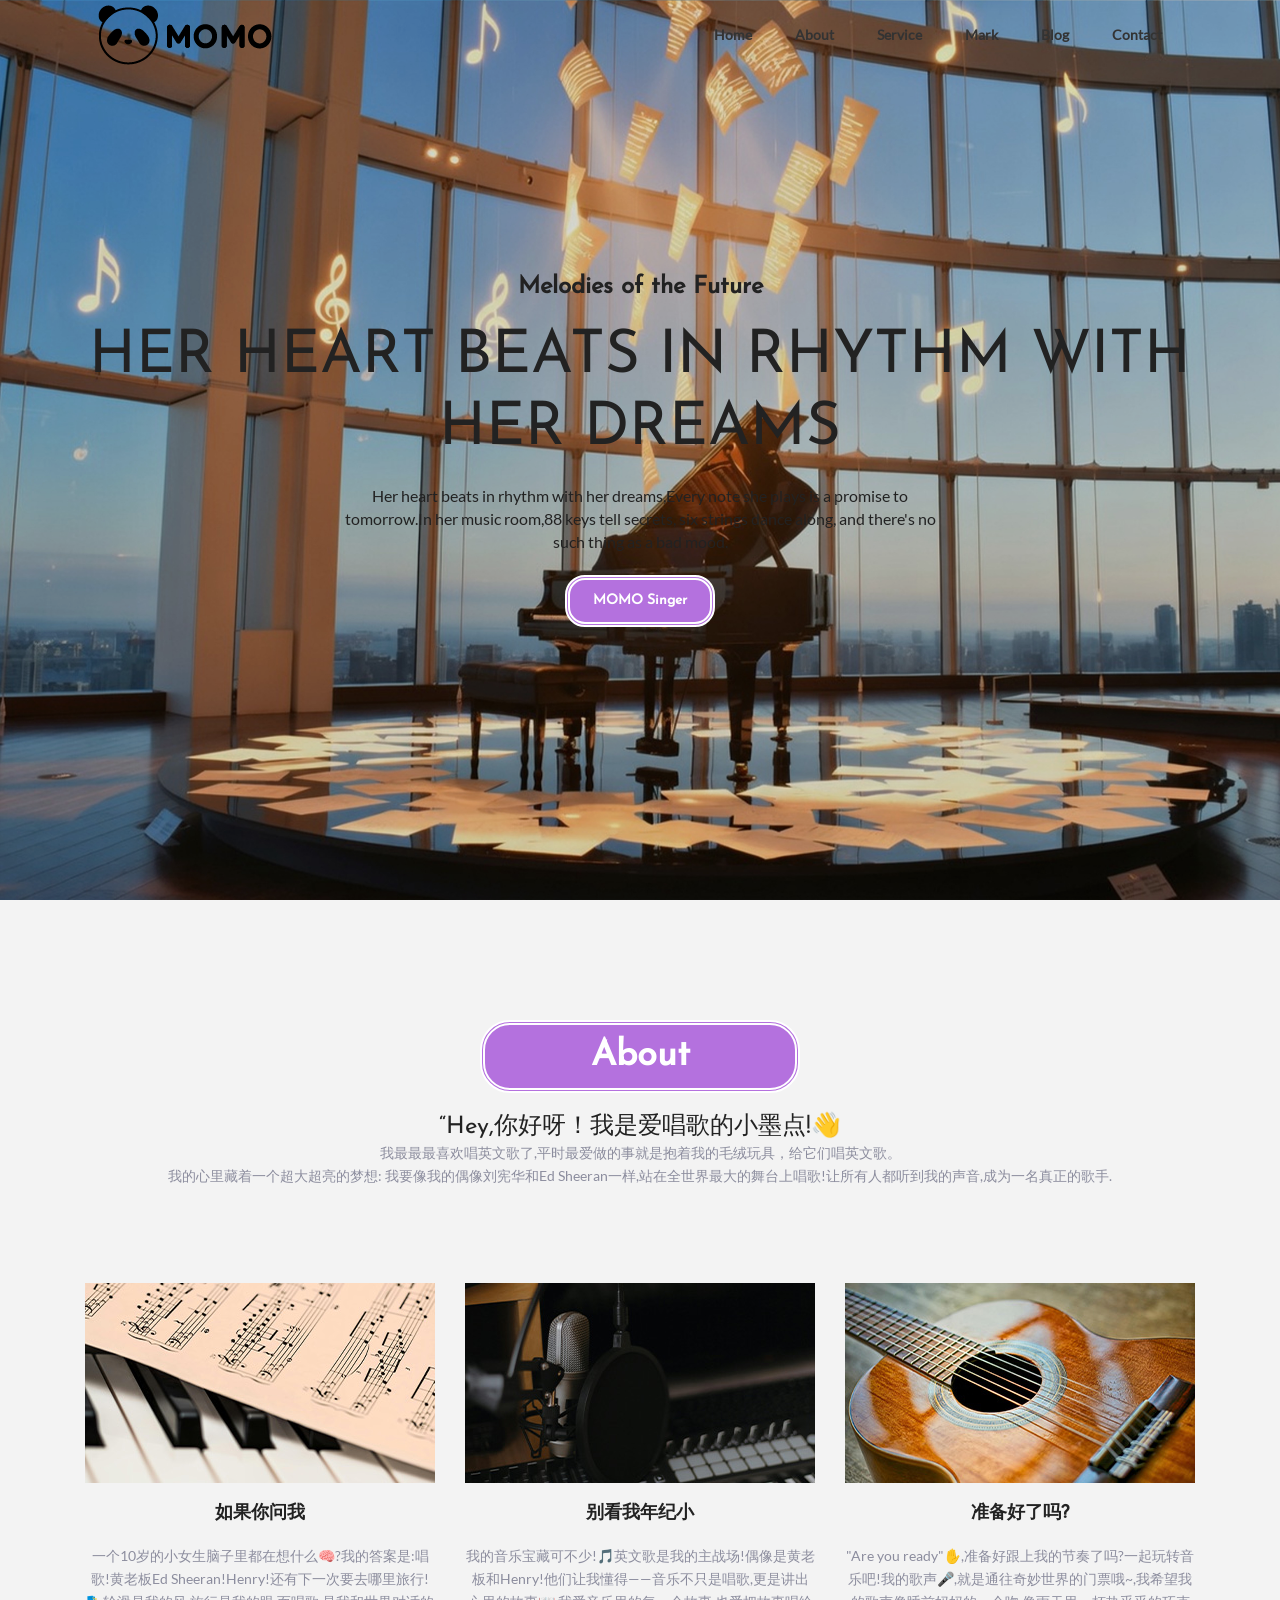
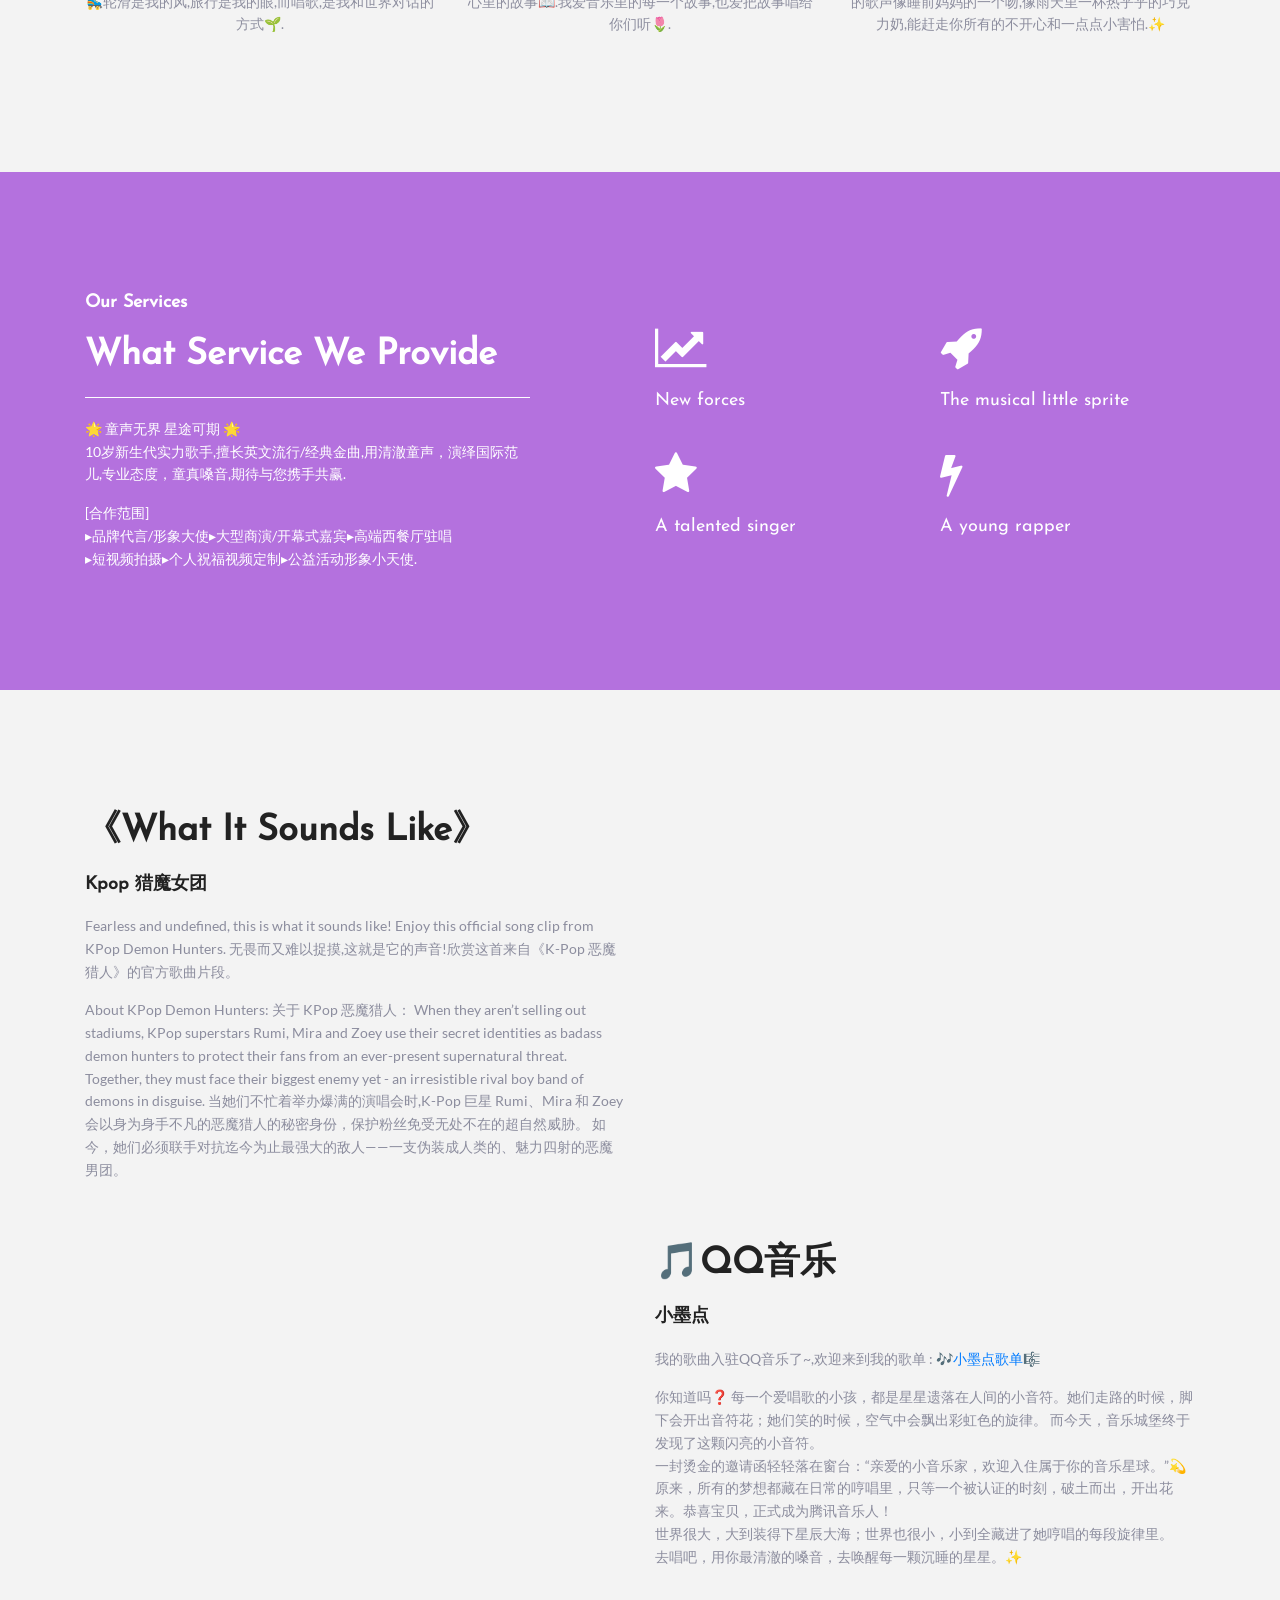
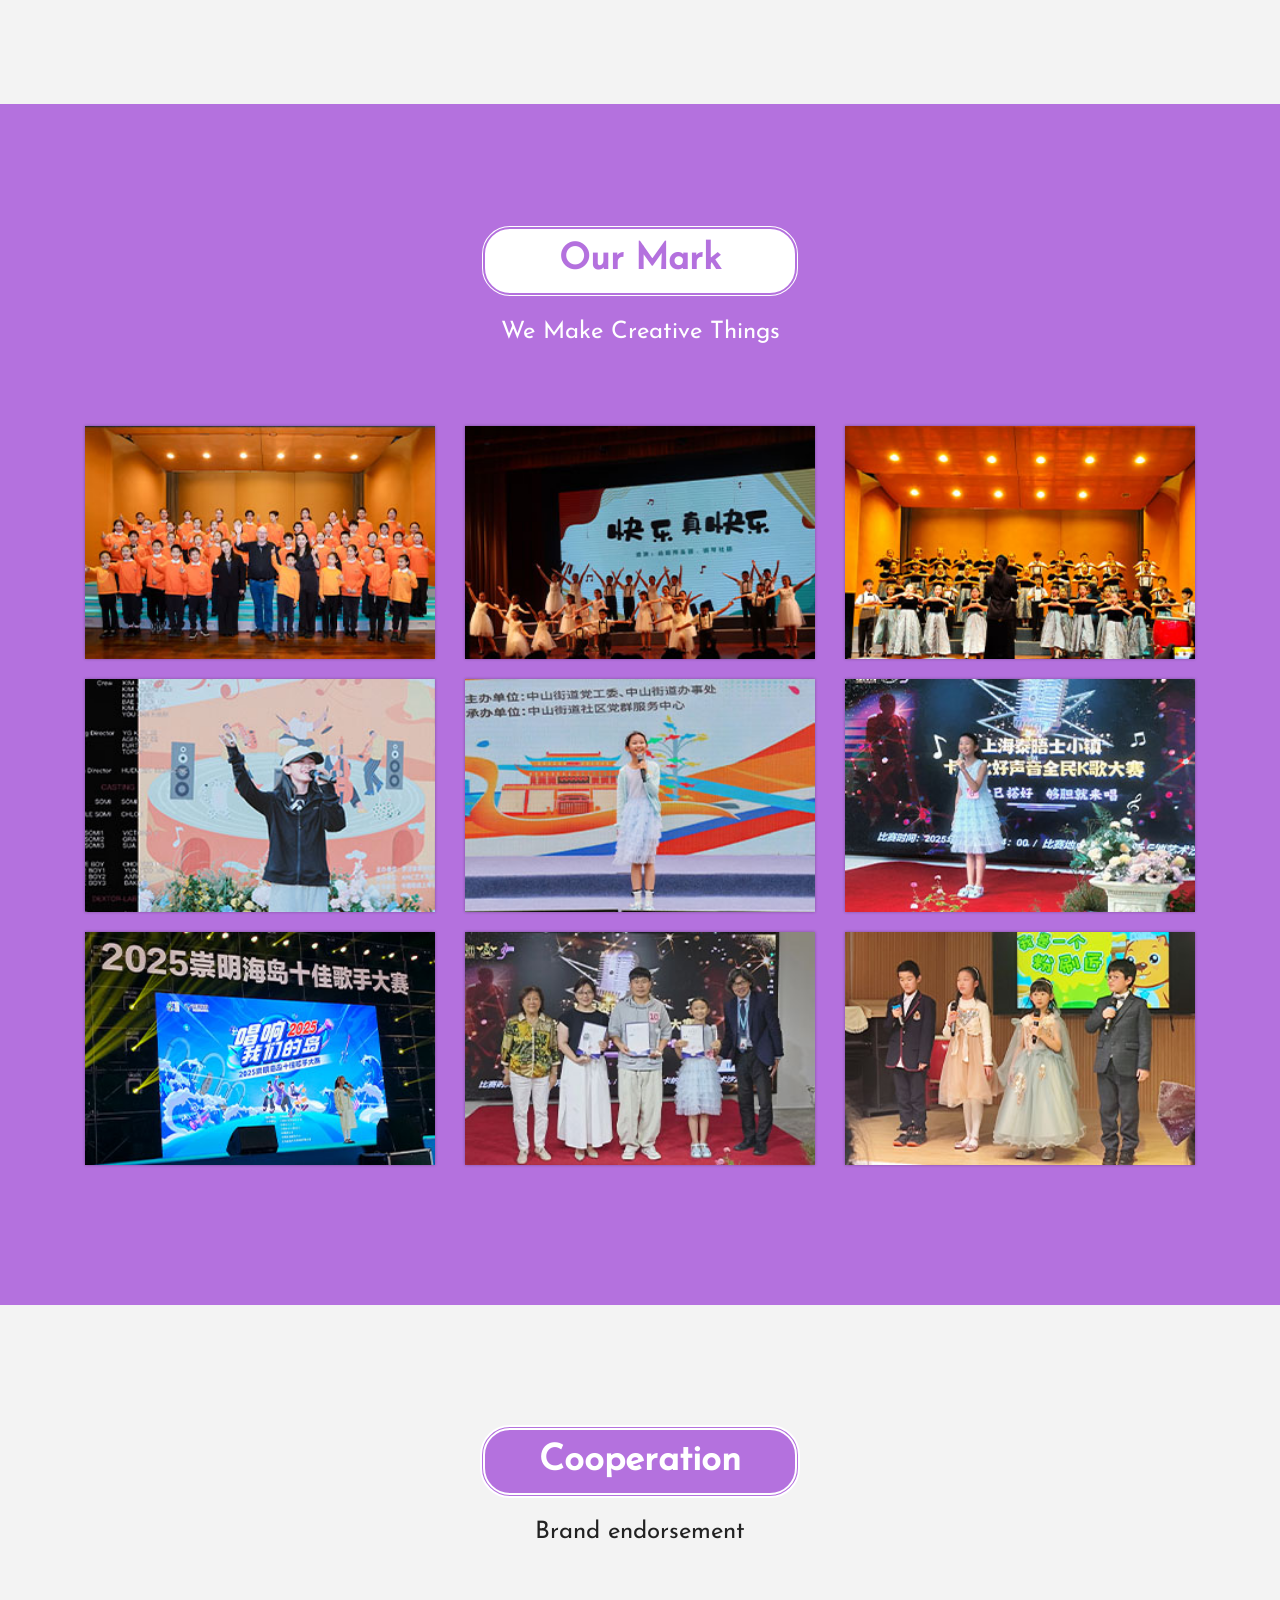
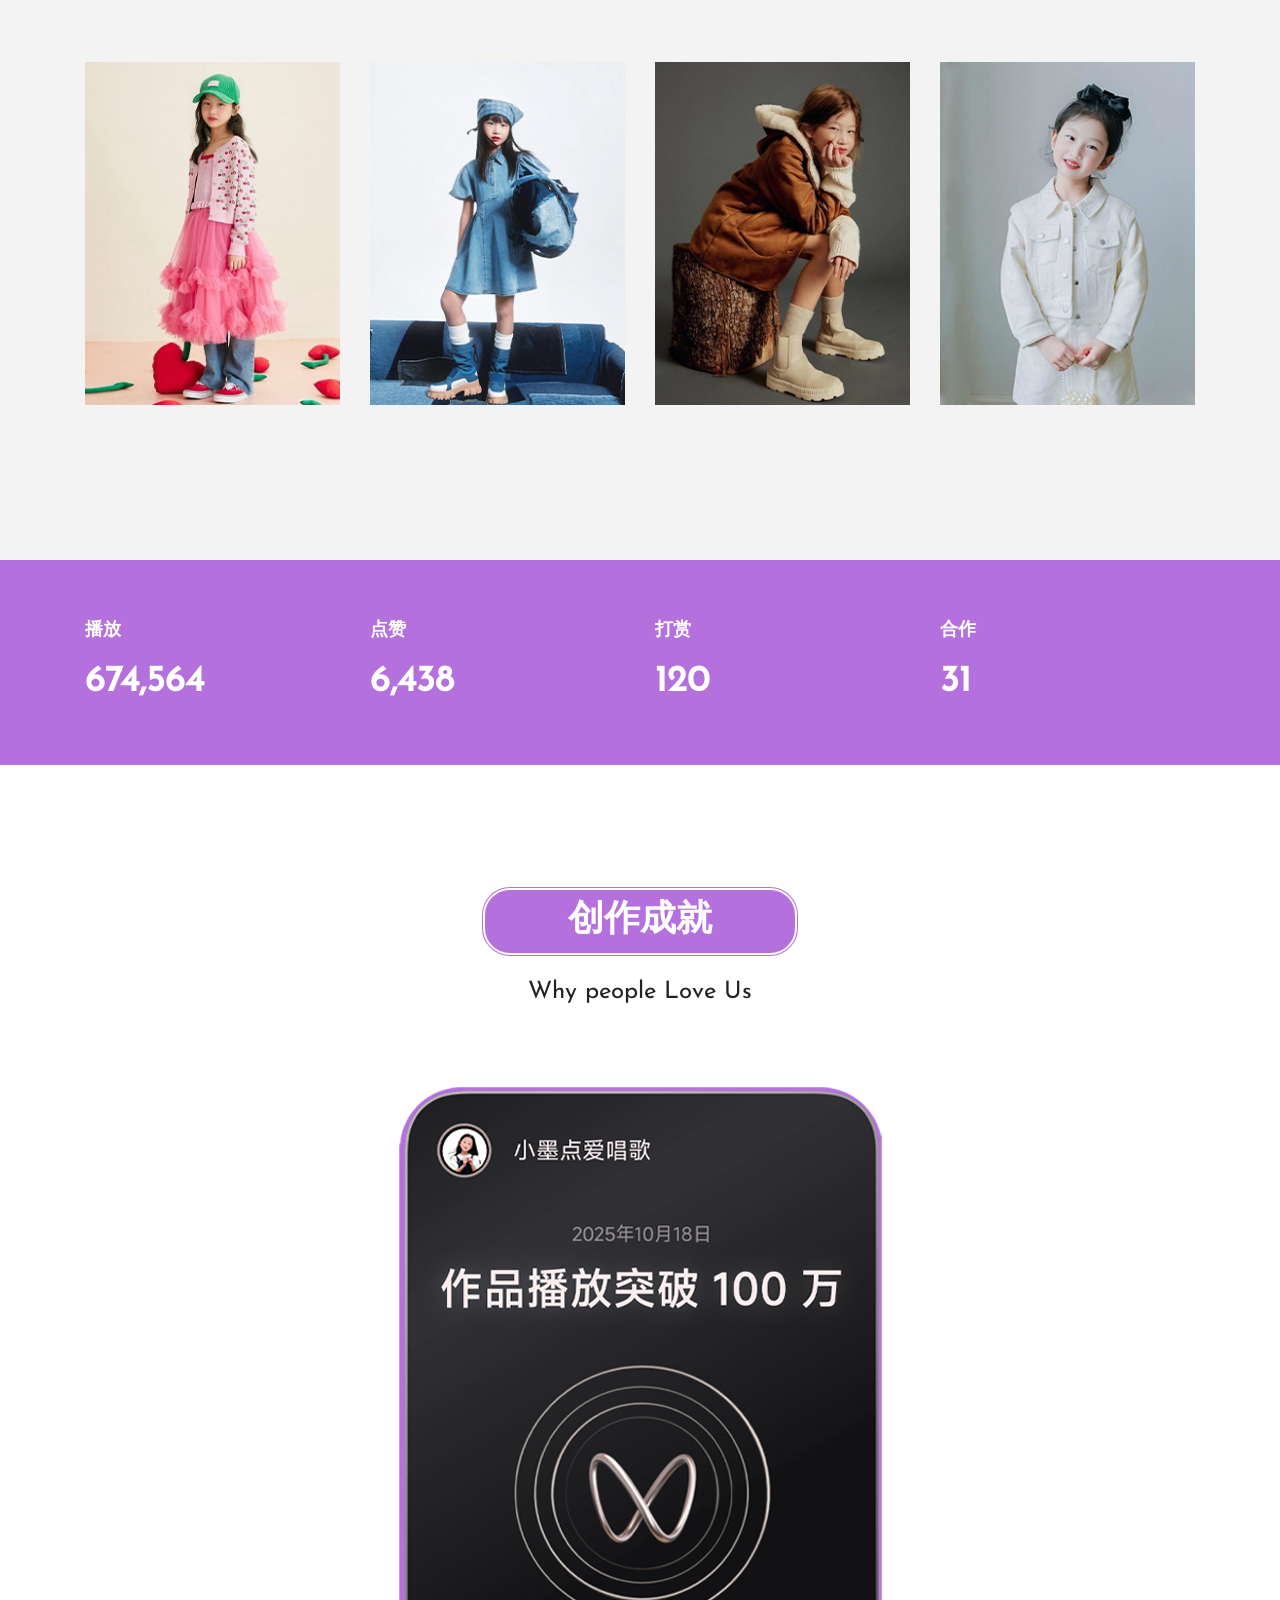
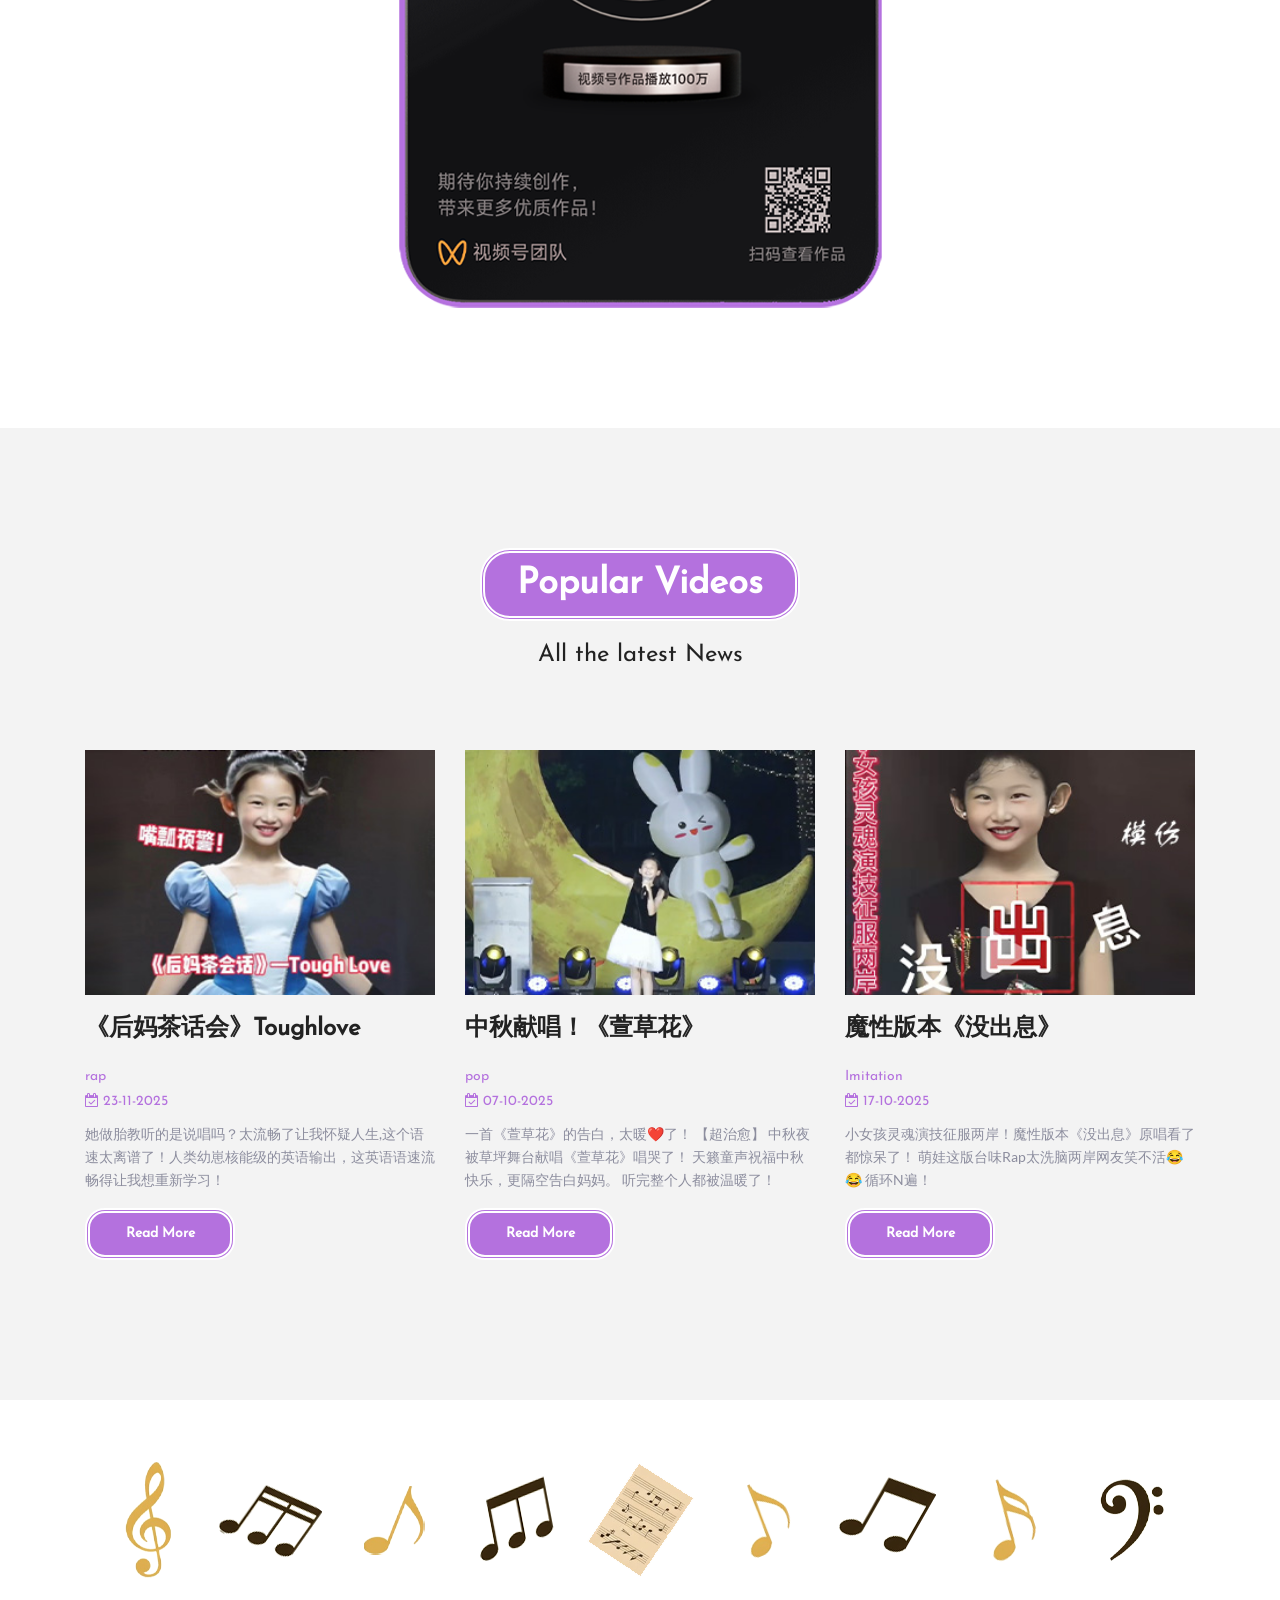
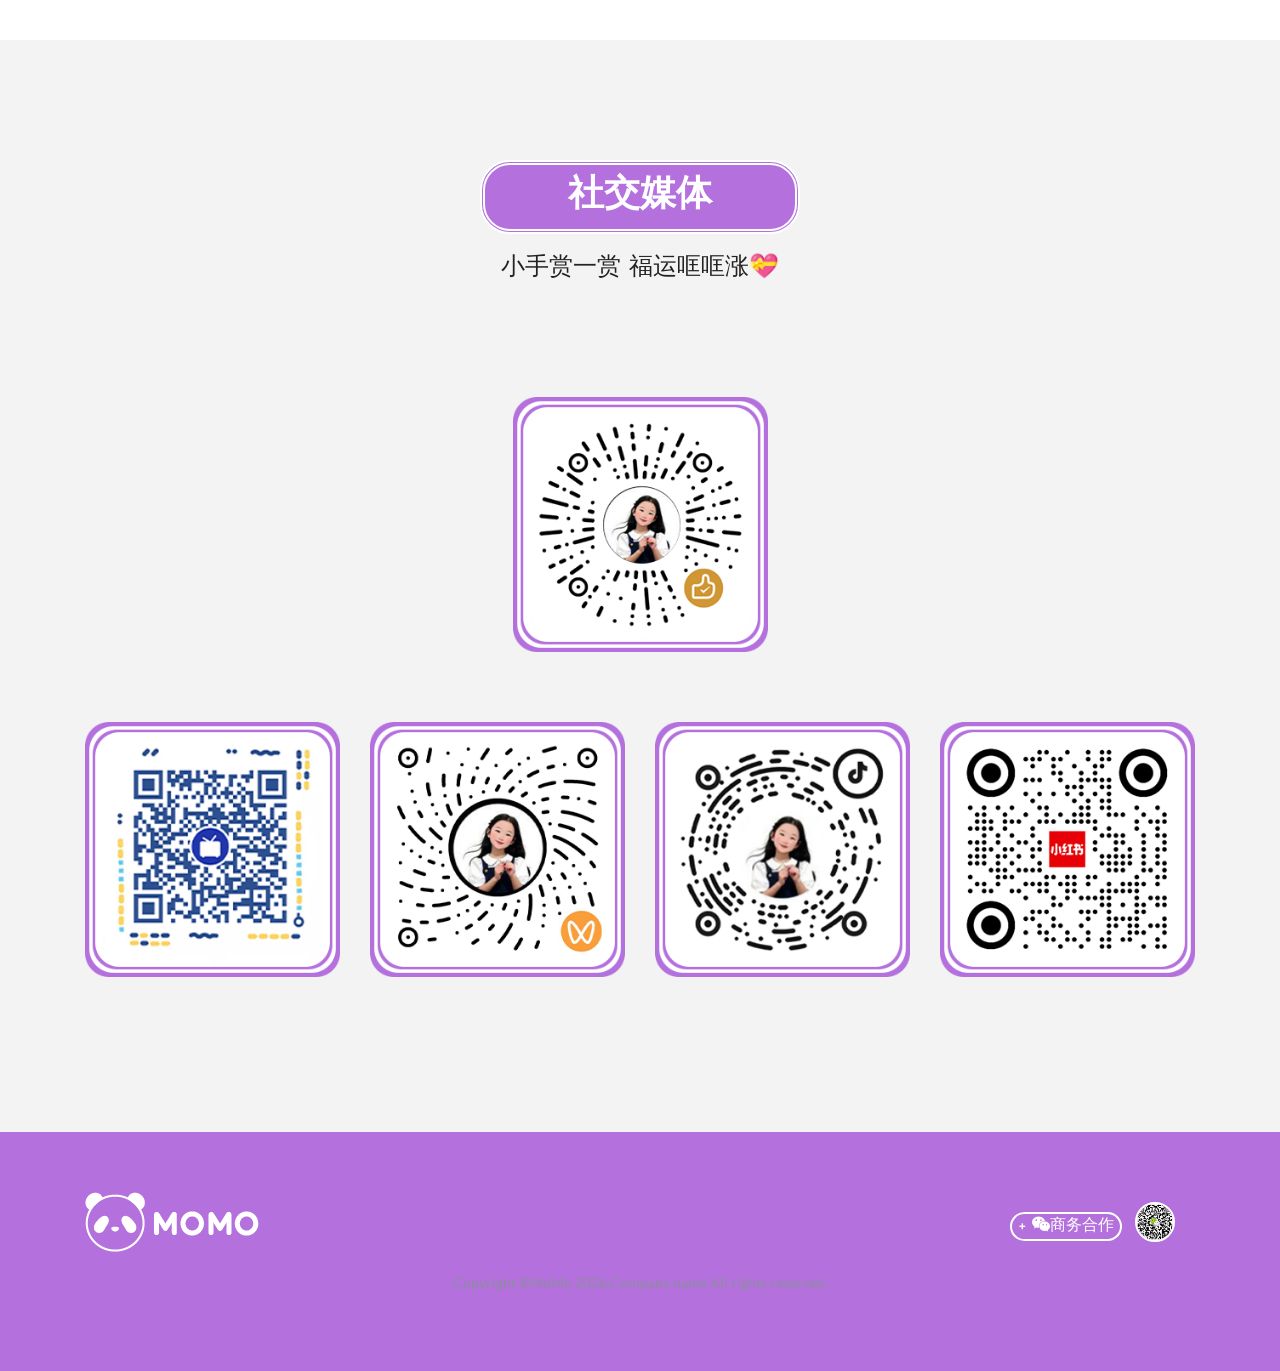
<file: index.html>
<!DOCTYPE html>
<html lang="en" class="no-js">

<head>
    <!-- Mobile Specific Meta -->
    <meta name="viewport" content="width=device-width, initial-scale=1, shrink-to-fit=no">
    <!-- Favicon-->
    <link rel="shortcut icon" href="fav.png">
    <!-- Author Meta -->
    <meta name="author" content="">
    <!-- Meta Description -->
    <meta name="description" content="">
    <!-- Meta Keyword -->
    <meta name="keywords" content="">
    <!-- meta character set -->
    <meta charset="UTF-8">
    <!-- Site Title -->
    <title>MOMO - Melodies of the Future</title>

    <link rel='stylesheet' href='css/JosefinSans.css'>
    <link rel="stylesheet" href="css/Lato.css">
    <link rel="stylesheet" href="css/font-awesome.min.css">
    <link rel="stylesheet" href="css/themify-icons.css">
    <link rel="stylesheet" href="css/bootstrap.min.css">
    <link rel="stylesheet" href="css/animate.css">
    <link rel="stylesheet" href="css/owl.carousel.css">
    <link rel="stylesheet" href="css/owl.transitions.css">
    <link rel="stylesheet" href="css/style.css">
    <link rel="stylesheet" href="css/responsive.css">

</head>

<body>

    <!-- Start preloader -->
    <div id="preloader">
        <div class="pre-container">
            <div class="spinner">
                <div class="double-bounce1"></div>
                <div class="double-bounce2"></div>
            </div>
        </div>
    </div>
    <!-- End Preloader -->

    <!-- Start header section -->
    <header class="header-area" id="header-area">
        <div class="dope-nav-container breakpoint-off">
            <div class="container">
                <div class="row">
                    <!-- dope Menu -->
                    <nav class="dope-navbar justify-content-between" id="dopeNav">
                        <!-- Logo -->
                        <a class="nav-brand" href="index.html">
                            <img src="img/logo.png" alt="momo">
                        </a>
                        <!-- Navbar Toggler -->
                        <div class="dope-navbar-toggler">
                            <span class="navbarToggler">
                                <span></span>
                                <span></span>
                                <span></span>
                            </span>
                        </div>
                        <!-- Menu -->
                        <div class="dope-menu">
                            <!-- close btn -->
                            <div class="dopecloseIcon">
                                <div class="cross-wrap">
                                    <span class="top"></span>
                                    <span class="bottom"></span>
                                </div>
                            </div>
                            <!-- Nav Start -->
                            <div class="dopenav">
                                <ul id="nav">
                                    <li>
                                        <a href="index.html">Home</a>
                                    </li>
                                    <li>
                                        <a href="#about-section">About</a>
                                    </li>
                                    <li>
                                        <a href="#service-section">Service</a>
                                    </li>
                                    <li>
                                        <a href="#work-section">Mark</a>
                                    </li>
                                    <li>
                                        <a href="#blog-section">Blog</a>
                                    </li>
                                    <li>
                                        <a href="#contact-section">Contact</a>
                                    </li>
                                </ul>

                            </div>
                            <!-- Nav End -->
                        </div>
                    </nav>
                </div>
            </div>
        </div>
    </header>
    <!-- Start header section -->

    <!-- Start banner section -->
    <section class="banner-section relative" id="header_section">
        <div class="container ">
            <div class="overlay overlay-bg"></div>
            <div class="row justify-content-center align-items-center fullscreen text-center">
                <div class="col-lg-12">
                    <h3>Melodies of the Future</h3>
                    <h1 class="text-uppercase">Her heart beats in rhythm with her dreams</h1>
                    <p>
                        Her heart beats in rhythm with her dreams,Every note she plays is a promise to tomorrow.In her
                        music room,88 keys tell secrets, six strings dance along, and there's no such thing as a bad
                        mood.
                    </p>
                    <!-- <p>
                        她的心跳与梦想同频，她奏响的每一个音符，都是写给未来的承诺.
                        在她的音乐小天地里,88个琴键会讲悄悄话,六根琴弦会跟着跳舞,而且这里根本没有"坏心情"这回事.
                    </p> -->
                    <div class="action-buttons">
                        <a class="primary-btn black-btn" href="#">MOMO Singer</a>
                    </div>
                </div>
            </div>
        </div>
    </section>
    <!-- End banner section -->

    <!-- Start about section -->
    <section class="about-section section-gap offwhite-bg" id="about-section">
        <div class="container">
            <div class="row">
                <div class="section-title col-lg-12">
                    <h1>About</h1>
                    <h3>“Hey,你好呀！我是爱唱歌的小墨点!👋</h3>
                    <p>我最最最喜欢唱英文歌了,平时最爱做的事就是抱着我的毛绒玩具，给它们唱英文歌。<br>我的心里藏着一个超大超亮的梦想:
                        我要像我的偶像刘宪华和Ed Sheeran一样,站在全世界最大的舞台上唱歌!让所有人都听到我的声音,成为一名真正的歌手.</p>
                </div>
            </div>
            <div class="row justify-content-center">
                <div class="col-lg-4 col-md-6 single-about">
                    <img class="img-fluid" src="img/about1.jpg" alt="">
                    <div class="about-details">
                        <h4>如果你问我</h4>
                        <p>
                            一个10岁的小女生脑子里都在想什么🧠?我的答案是:唱歌!黄老板Ed
                            Sheeran!Henry!还有下一次要去哪里旅行!🛼轮滑是我的风,旅行是我的眼,而唱歌,是我和世界对话的方式🌱.
                        </p>
                    </div>
                </div>
                <div class="col-lg-4 col-md-6 single-about">
                    <img class="img-fluid" src="img/about2.jpg" alt="">
                    <div class="about-details">
                        <h4>别看我年纪小</h4>
                        <p>
                            我的音乐宝藏可不少!🎵英文歌是我的主战场!偶像是黄老板和Henry!他们让我懂得——音乐不只是唱歌,更是讲出心里的故事📖.我爱音乐里的每一个故事,也爱把故事唱给你们听🌷.
                        </p>
                    </div>
                </div>
                <div class="col-lg-4 col-md-6 single-about">
                    <img class="img-fluid" src="img/about3.jpg" alt="">
                    <div class="about-details">
                        <h4>准备好了吗?</h4>
                        <p>
                            "Are you
                            ready"✋️,准备好跟上我的节奏了吗?一起玩转音乐吧!我的歌声🎤,就是通往奇妙世界的门票哦~,我希望我的歌声像睡前妈妈的一个吻,像雨天里一杯热乎乎的巧克力奶,能赶走你所有的不开心和一点点小害怕.✨
                        </p>
                    </div>
                </div>
            </div>
        </div>
    </section>
    <!-- End about section -->

    <!-- Start service section -->
    <section class="service-section section-gap black-bg" id="service-section">
        <div class="container">
            <div class="row align-items-center justify-content-between">
                <div class="col-lg-5 col-md-6 service-left">
                    <h4>Our Services</h4>
                    <h1>What Service we Provide</h1>
                    <p>
                        🌟 童声无界 星途可期 🌟</br>10岁新生代实力歌手,擅长英文流行/经典金曲,用清澈童声，演绎国际范儿,专业态度，童真嗓音,期待与您携手共赢.

                    </p>
                    <p>
                        [合作范围]</br>▸品牌代言/形象大使▸大型商演/开幕式嘉宾▸高端西餐厅驻唱</br>▸短视频拍摄▸个人祝福视频定制▸公益活动形象小天使.
                    </p>
                </div>
                <div class="col-lg-6 col-md-6 service-right">
                    <div class="row">
                        <div class="col-lg-6 col-md-6 col-sm-6">
                            <div class="single-service pb-40">
                                <i class="fa fa-line-chart" aria-hidden="true"></i>
                                <h4>New forces</h4>
                            </div>
                        </div>
                        <div class="col-lg-6 col-md-6 col-sm-6">
                            <div class="single-service pb-40">
                                <i class="fa fa fa-rocket" aria-hidden="true"></i>
                                <h4>The musical little sprite</h4>
                            </div>
                        </div>
                        <div class="col-lg-6 col-md-6 col-sm-6 ">
                            <div class="single-service">
                                <i class="fa fa-star" aria-hidden="true"></i>
                                <h4>A talented singer</h4>
                            </div>
                        </div>
                        <div class="col-lg-6 col-md-6 col-sm-6 ">
                            <div class="single-service">
                                <i class="fa fa-bolt" aria-hidden="true"></i>
                                <h4>A young rapper</h4>
                            </div>
                        </div>
                    </div>
                </div>
            </div>
        </div>
    </section>
    <!-- End service section -->

    <!-- Start description section -->
    <section class="work-section section-gap offwhite-bg">
        <div class="container">
            <div class="row align-items-center">
                <div class="col-lg-6 description-left">
                    <h1 class="pb-20">《What It Sounds Like》</h1>
                    <h4 class="pb-20">Kpop 猎魔女团</h4>
                    <p>
                        Fearless and undefined, this is what it sounds like! Enjoy this official song clip from KPop
                        Demon Hunters.
                        无畏而又难以捉摸,这就是它的声音!欣赏这首来自《K-Pop 恶魔猎人》的官方歌曲片段。
                    </p>
                    <p>
                        About KPop Demon Hunters:
                        关于 KPop 恶魔猎人：
                        When they aren’t selling out stadiums, KPop superstars Rumi, Mira and Zoey use their secret
                        identities as badass demon hunters to protect their fans from an ever-present supernatural
                        threat.
                        Together, they must face their biggest enemy yet - an irresistible rival boy band of demons in
                        disguise.
                        当她们不忙着举办爆满的演唱会时,K-Pop 巨星 Rumi、Mira 和 Zoey 会以身为身手不凡的恶魔猎人的秘密身份，保护粉丝免受无处不在的超自然威胁。
                        如今，她们必须联手对抗迄今为止最强大的敌人——一支伪装成人类的、魅力四射的恶魔男团。
                    </p>
                </div>
                <div class="col-lg-6 description-right">
                    <iframe width="100%" height="315px"
                        src="https://player.bilibili.com/player.html?bvid=BV1SY4tzmESw&poster=1&danmaku=0&autoplay=0"
                        scrolling="no" frameborder="no" frameborder="0" allowfullscreen="true"></iframe>
                </div>
            </div>
            <br></br>
            <div class="row align-items-center">
                <div class="col-lg-6 description-left ">
                    <iframe width="100%" height="68px" src="https://y.qq.com/n2/m/outchain/player/index.html?songid=649846974&autoplay=0"
                    scrolling="no" frameborder="no" frameborder="0" allowfullscreen="true"></iframe>
                    <br></br>
                    <iframe width="100%" height="68px" src="https://y.qq.com/n2/m/outchain/player/index.html?songid=649854465&autoplay=0"
                    scrolling="no" frameborder="no" frameborder="0" allowfullscreen="true"></iframe>
                    <br></br>
                    <iframe width="100%" height="68px" src="https://y.qq.com/n2/m/outchain/player/index.html?songid=650531783&autoplay=0"
                    scrolling="no" frameborder="no" frameborder="0" allowfullscreen="true"></iframe>

                </div>
                <div class="col-lg-6 description-right ">
                    <h1 class="pb-20">🎵QQ音乐</h1>
                    <h4 class="pb-20">小墨点</h4>
                    <p>
                        我的歌曲入驻QQ音乐了~,欢迎来到我的歌单 : <a href="https://y.qq.com/n/ryqq_v2/player" target="_blank" rel="noopener">🎶小墨点歌单🎼</a>
                    </p>
                    <p>
                        你知道吗❓
                        每一个爱唱歌的小孩，都是星星遗落在人间的小音符。她们走路的时候，脚下会开出音符花；她们笑的时候，空气中会飘出彩虹色的旋律。
                        而今天，音乐城堡终于发现了这颗闪亮的小音符。<br>一封烫金的邀请函轻轻落在窗台：“亲爱的小音乐家，欢迎入住属于你的音乐星球。”💫
                        原来，所有的梦想都藏在日常的哼唱里，只等一个被认证的时刻，破土而出，开出花来。恭喜宝贝，正式成为腾讯音乐人！<br>
                        世界很大，大到装得下星辰大海；世界也很小，小到全藏进了她哼唱的每段旋律里。<br>去唱吧，用你最清澈的嗓音，去唤醒每一颗沉睡的星星。✨
                    </p>
                </div>
            </div>
        </div>
    </section>
    <!-- End description section -->

    <!-- Start portfolio section -->
    <section class="portfolio-section section-gap black-bg" id="work-section">
        <div class="container">
            <div class="row">
                <div class="section-title col-lg-12 black-section-title">
                    <h1>Our mark</h1>
                    <h3>We Make Creative Things
                    </h3>
                </div>
            </div>
            <div class="row">
                <div class="col-lg-4 col-md-6 col-sm-6">
                    <div class="single-portfolio">
                        <img class="img-fluid" src="img/item1.jpg" alt="">
                        <div class="portfolio-content">
                            <h4 class="title">合唱团</h4>
                            <div class="icon post">
                                <h7 class="title">Choir</h7>
                            </div>
                        </div>
                    </div>
                </div>
                <div class="col-lg-4 col-md-6 col-sm-6">
                    <div class="single-portfolio">
                        <img src="img/item2.jpg" alt="">
                        <div class="portfolio-content">
                            <h4 class="title">合唱团</h4>
                            <div class="icon post">
                                <h7 class="title">Choir</h7>
                            </div>
                        </div>
                    </div>
                </div>
                <div class="col-lg-4 col-md-6 col-sm-6">
                    <div class="single-portfolio">
                        <img src="img/item3.jpg" alt="">
                        <div class="portfolio-content">
                            <h4 class="title">合唱团</h4>
                            <div class="icon post">
                                <h7 class="title">Choir</h7>
                            </div>
                        </div>
                    </div>
                </div>
                <div class="col-lg-4 col-md-6 col-sm-6">
                    <div class="single-portfolio">
                        <img src="img/item4.jpg" alt="">
                        <div class="portfolio-content">
                            <h4 class="title">K歌大赛</h4>
                            <div class="icon post">
                                <h7 class="title">Singing competition</h7>
                            </div>
                        </div>
                    </div>
                </div>
                <div class="col-lg-4 col-md-6 col-sm-6">
                    <div class="single-portfolio">
                        <img src="img/item5.jpg" alt="">
                        <div class="portfolio-content">
                            <h4 class="title">K歌大赛</h4>
                            <div class="icon post">
                                <h7 class="title">Singing competition</h7>
                            </div>
                        </div>
                    </div>
                </div>
                <div class="col-lg-4 col-md-6 col-sm-6">
                    <div class="single-portfolio">
                        <img src="img/item6.jpg" alt="">
                        <div class="portfolio-content">
                            <h4 class="title">K歌大赛</h4>
                            <div class="icon post">
                                <h7 class="title">Singing competition</h7>
                            </div>
                        </div>
                    </div>
                </div>
                <div class="col-lg-4 col-md-6 col-sm-6">
                    <div class="single-portfolio">
                        <img src="img/item7.jpg" alt="">
                        <div class="portfolio-content">
                            <h4 class="title">K歌大赛</h4>
                            <div class="icon post">
                                <h7 class="title">Singing competition</h7>
                            </div>
                        </div>
                    </div>
                </div>
                <div class="col-lg-4 col-md-6 col-sm-6">
                    <div class="single-portfolio">
                        <img src="img/item8.jpg" alt="">
                        <div class="portfolio-content">
                            <h4 class="title">K歌大赛</h4>
                            <div class="icon post">
                                <h7 class="title">Singing competition</h7>
                            </div>
                        </div>
                    </div>
                </div>
                <div class="col-lg-4 col-md-6 col-sm-6">
                    <div class="single-portfolio">
                        <img src="img/item9.jpg" alt="">
                        <div class="portfolio-content">
                            <h4 class="title">K歌大赛</h4>
                            <div class="icon post">
                                <h7 class="title">Singing competition</h7>
                            </div>
                        </div>
                    </div>
                </div>
            </div>
        </div>
    </section>
    <!-- End portfolio section -->

    <!-- Start team section -->
    <section class="team-section section-gap offwhite-bg" id="team-section">
        <div class="container">
            <div class="row">
                <div class="section-title col-lg-12">
                    <h1>Cooperation</h1>
                    <h3>Brand endorsement</h3>
                </div>
            </div>
            <div class="row justify-content-center">
                <div class="col-lg-3 col-md-6">
                    <div class="our-team">
                        <img src="img/team1.jpg" alt="">
                        <div class="team-content">
                            <h3 class="team-title"><span>LXERIDIUM</span>
                                <small>时尚服装品牌</small>
                            </h3>
                        </div>
                    </div>
                </div>
                <div class="col-lg-3 col-md-6">
                    <div class="our-team">
                        <img src="img/team2.jpg" alt="">
                        <div class="team-content">
                            <h3 class="team-title"><span>LXERIDIUM</span>
                                <small>时尚服装品牌</small>
                            </h3>
                        </div>
                    </div>
                </div>
                <div class="col-lg-3 col-md-6">
                    <div class="our-team">
                        <img src="img/team3.jpg" alt="">
                        <div class="team-content">
                            <h3 class="team-title"><span>LXERIDIUM</span>
                                <small>时尚服装品牌</small>
                            </h3>
                        </div>
                    </div>
                </div>
                <div class="col-lg-3 col-md-6">
                    <div class="our-team">
                        <img src="img/team4.jpg" alt="">
                        <div class="team-content">
                            <h3 class="team-title"><span>LXERIDIUM</span>
                                <small>时尚服装品牌</small>
                            </h3>
                        </div>
                    </div>
                </div>
            </div>
        </div>
    </section>
    <!-- End team section -->
    <!-- Start stat section -->
    <section class="stat-section section-half black-bg">
        <div class="container">
            <div class="row">
                <div class="col-lg-3 col-md-6 col-sm-6 single-stat">
                    <h4 class="text-white">播放</h4>
                    <h1 class="counter text-white pt-20">1309,834</h1>
                </div>
                <div class="col-lg-3 col-md-6 col-sm-6 single-stat">
                    <h4 class="text-white">点赞</h4>
                    <h1 class="counter text-white pt-20">12,501</h1>
                </div>
                <div class="col-lg-3 col-md-6 col-sm-6 single-stat">
                    <h4 class="text-white">打赏</h4>
                    <h1 class="counter text-white pt-20">234</h1>
                </div>
                <div class="col-lg-3 col-md-6 col-sm-6 single-stat">
                    <h4 class="text-white">合作</h4>
                    <h1 class="counter text-white pt-20">61</h1>
                </div>
            </div>
        </div>
    </section>
    <!-- End stat section -->

    <!-- Start testimonial section -->
    <section class="testimonial-section section-gap">
        <div class="container">
            <div class="row">
                <div class="section-title col-lg-12">
                    <h1>创作成就</h1>
                    <h3>Why people Love Us</h3>
                </div>
            </div>
            <div class="row justify-content-center">
                <div class="col-lg-9">
                    <div class="owl-carousel testimonial-carousel text-center">
                        <img class="img-fluid" src="img/chengjiu.png" alt=""></img>
                    </div>
                </div>
            </div>
        </div>
    </section>
    <!-- End testimonial section -->

    <!-- Start latest-blog section -->
    <section class="latest-blog-section section-gap offwhite-bg" id="blog-section">
        <div class="container">
            <div class="row">
                <div class="section-title col-lg-12">
                    <h1>Popular Videos</h1>
                    <h3>All the latest News</h3>
                </div>
            </div>
            <div class="row">
                <div class="col-lg-4">
                    <div class="single-latest-blog">
                        <img class="img-fluid" src="img/blog/blog1.jpg" alt="">
                        <a href="#">
                            <h4>《后妈茶话会》Toughlove</h4>
                        </a>
                        <ul class="category-list">
                            <li>
                                <a href="#">rap</a>
                            </li>
                        </ul>
                        <ul class="list-inline">
                            <li>
                                <a href="#">
                                    <i class="fa fa-calendar-check-o" aria-hidden="true"></i> 23-11-2025</a>
                            </li>
                        </ul>
                        <p>
                            她做胎教听的是说唱吗？太流畅了让我怀疑人生,这个语速太离谱了！人类幼崽核能级的英语输出，这英语语速流畅得让我想重新学习！
                        </p>
                        <a href="http://xhslink.com/o/8w0tCgegBVN" target="_blank" rel="noopener"
                            class="primary-btn black-btn">Read More</a>
                    </div>
                </div>

                <div class="col-lg-4">
                    <div class="single-latest-blog">
                        <img class="img-fluid" src="img/blog/blog2.jpg" alt="">
                        <a href="#">
                            <h4>中秋献唱！《萱草花》</h4>
                        </a>
                        <ul class="category-list">
                            <li>
                                <a href="#">pop</a>
                            </li>
                        </ul>
                        <ul class="list-inline">
                            <li>
                                <a href="#">
                                    <i class="fa fa-calendar-check-o" aria-hidden="true"></i> 07-10-2025</a>
                            </li>
                        </ul>
                        <p>
                            一首《萱草花》的告白，太暖❤️了！ 【超治愈】
                            中秋夜被草坪舞台献唱《萱草花》唱哭了！
                            天籁童声祝福中秋快乐，更隔空告白妈妈。
                            听完整个人都被温暖了！
                        </p>
                        <a href="https://v.douyin.com/QhkFd7sTa4A/" target="_blank" rel="noopener"
                            class="primary-btn black-btn">Read More</a>
                    </div>
                </div>

                <div class="col-lg-4">
                    <div class="single-latest-blog">
                        <img class="img-fluid" src="img/blog/blog3.jpg" alt="">
                        <a href="#">
                            <h4>魔性版本《没出息》 </h4>
                        </a>
                        <ul class="category-list">
                            <li>
                                <a href="#">Imitation</a>
                            </li>
                        </ul>
                        <ul class="list-inline">
                            <li>
                                <a href="#">
                                    <i class="fa fa-calendar-check-o" aria-hidden="true"></i> 17-10-2025</a>
                            </li>
                        </ul>
                        <p>
                            小女孩灵魂演技征服两岸！魔性版本《没出息》原唱看了都惊呆了！ 萌娃这版台味Rap太洗脑两岸网友笑不活😂😂 循环N遍！
                        </p>
                        <a href="https://v.douyin.com/f3E78wU09rE/" target="_blank" rel="noopener"
                            class="primary-btn black-btn">Read More</a>
                    </div>
                </div>
            </div>
        </div>
    </section>
    <!-- End latest-blog section -->


    <!-- Start brands section -->
    <section class="brands-section section-half">
        <div class="container">
            <div class="row justify-content-center">
                <div class="single-brand">
                    <img class="img-fluid" src="img/yflogo1.png" alt="">
                    <img class="img-fluid" src="img/yflogo2.png" alt="">
                    <img class="img-fluid" src="img/yflogo3.png" alt="">
                    <img class="img-fluid" src="img/yflogo4.png" alt="">
                    <img class="img-fluid" src="img/yflogo5.png" alt="">
                    <img class="img-fluid" src="img/yflogo6.png" alt="">
                    <img class="img-fluid" src="img/yflogo7.png" alt="">
                    <img class="img-fluid" src="img/yflogo8.png" alt="">
                    <img class="img-fluid" src="img/yflogo9.png" alt="">
                </div>
            </div>
        </div>
    </section>
    <!-- End brands section -->

    <!-- Start contact section -->
    <section class="contact-section offwhite-bg section-gap" id="contact-section">
        <div class="container">
            <div class="row">
                <div class="section-title col-lg-12">
                    <h1>社交媒体</h1>
                    <h3>小手赏一赏 福运哐哐涨💝</h3>
                </div>
            </div>

            <div class="row justify-content-center">
                <div class="col-md-3 col-sm-6">
                    <div class="contact-form text-center">
                        <div class="our-team">
                            <img src="img/m-dashang.png" alt="">
                            <div class="team-content">
                                <h3 class="team-title">赞赏
                                    <small>微信赞赏码</small>
                                </h3>
                            </div>
                        </div>
                    </div>
                </div>
            </div>

            <div class="row justify-content-center">
                <div class="col-md-3 col-sm-6">
                    <div class="contact-form text-center">
                        <div class="our-team">
                            <img src="img/m-bli.png" alt="">
                            <div class="team-content">
                                <h3 class="team-title">BiliBili
                                    <small>小墨点</small>
                                </h3>
                            </div>
                        </div>
                    </div>
                </div>
                <div class="col-md-3 col-sm-6">
                    <div class="contact-form text-center">
                        <div class="our-team">
                            <img src="img/m-sph.png" alt="">
                            <div class="team-content">
                                <h3 class="team-title">视频号
                                    <small>小墨点</small>
                                </h3>
                            </div>
                        </div>
                    </div>
                </div>
                <div class="col-md-3 col-sm-6">
                    <div class="contact-form text-center">
                        <div class="our-team">
                            <img src="img/m-dy.png" alt="">
                            <div class="team-content">
                                <h3 class="team-title">抖音
                                    <small>小墨点</small>
                                </h3>
                            </div>
                        </div>
                    </div>
                </div>
                <div class="col-md-3 col-sm-6">
                    <div class="contact-form text-center">
                        <div class="our-team">
                            <img src="img/m-xhs.png" alt="">
                            <div class="team-content">
                                <h3 class="team-title">小红书
                                    <small>小墨点</small>
                                </h3>
                            </div>
                        </div>
                    </div>
                </div>
            </div>
        </div>
    </section>
    <!-- End contact section -->

    <!-- Start footer section -->
    <footer class="footer-section black-bg section-half">
        <div class="container">
            <div class="row align-items-center">
                <div class="col-lg-6 col-sm-6 footer-left">
                    <img src="img/logo-w.png" alt="logo">
                </div>
                <div class="col-lg-6 col-sm-6 footer-right">
                    <ul class="social_links">
                        <li>
                            <a href="#">
                                <button class="copy_btn" data-clipboard-text="cloudsmi">+
                                    <i class="fa fa-weixin" aria-hidden="true"></i>商务合作
                                </button>
                            </a>
                        </li>
                        <li>
                            <a href="img/xcx.png" target="_blank" rel="noopener">
                                <img src="img/xcx.png" alt="商务合作微信"></a>
                            </a>
                        </li>
                    </ul>
                </div>
            </div>
        </div>
        <div class="col-lg-12 text-center copyright-wrap">
            <p>
                Copyright &copy;MoMo 2026.Company
                name All rights reserved.
            </p>
        </div>
    </footer>
    <!-- End footer section -->

    <script src="js/vendor/jquery-2.2.4.min.js"></script>
    <script src="js/vendor/popper.min.js"></script>
    <script src="js/vendor/bootstrap.min.js"></script>
    <script src="js/easing.min.js"></script>
    <script src="js/bar.js"></script>
    <script src="js/parallax.min.js"></script>
    <script src="js/jquery.counterup.min.js"></script>
    <script src="js/waypoints.min.js"></script>
    <script src="js/owl.carousel.min.js"></script>
    <script src="js/dopeNav.js"></script>
    <script src="js/main.js"></script>
    <script src="js/add_Weixin.js"></script>
    <script src="js/clipboard-1.5.12.min.js"></script>
</body>

</html>
</file>
<file: css/JosefinSans.css>
/* vietnamese */
@font-face {
  font-family: 'Josefin Sans';
  font-style: normal;
  font-weight: 400;
  src: url(../fonts/JosefinSans/Qw3PZQNVED7rKGKxtqIqX5E-AVSJrOCfjY46_DjQbMlhLzTs.woff2) format('woff2');
  unicode-range: U+0102-0103, U+0110-0111, U+0128-0129, U+0168-0169, U+01A0-01A1, U+01AF-01B0, U+0300-0301, U+0303-0304, U+0308-0309, U+0323, U+0329, U+1EA0-1EF9, U+20AB;
}
/* latin-ext */
@font-face {
  font-family: 'Josefin Sans';
  font-style: normal;
  font-weight: 400;
  src: url(../fonts/JosefinSans/Qw3PZQNVED7rKGKxtqIqX5E-AVSJrOCfjY46_DjQbMhhLzTs.woff2) format('woff2');
  unicode-range: U+0100-02BA, U+02BD-02C5, U+02C7-02CC, U+02CE-02D7, U+02DD-02FF, U+0304, U+0308, U+0329, U+1D00-1DBF, U+1E00-1E9F, U+1EF2-1EFF, U+2020, U+20A0-20AB, U+20AD-20C0, U+2113, U+2C60-2C7F, U+A720-A7FF;
}
/* latin */
@font-face {
  font-family: 'Josefin Sans';
  font-style: normal;
  font-weight: 400;
  src: url(../fonts/JosefinSans/Qw3PZQNVED7rKGKxtqIqX5E-AVSJrOCfjY46_DjQbMZhLw.woff2) format('woff2');
  unicode-range: U+0000-00FF, U+0131, U+0152-0153, U+02BB-02BC, U+02C6, U+02DA, U+02DC, U+0304, U+0308, U+0329, U+2000-206F, U+20AC, U+2122, U+2191, U+2193, U+2212, U+2215, U+FEFF, U+FFFD;
}
</file>
<file: css/Lato.css>
/* latin-ext */
@font-face {
  font-family: 'Lato';
  font-style: normal;
  font-weight: 400;
  src: url(../fonts/Lato/S6uyw4BMUTPHjxAwXjeu.woff2) format('woff2');
  unicode-range: U+0100-02BA, U+02BD-02C5, U+02C7-02CC, U+02CE-02D7, U+02DD-02FF, U+0304, U+0308, U+0329, U+1D00-1DBF, U+1E00-1E9F, U+1EF2-1EFF, U+2020, U+20A0-20AB, U+20AD-20C0, U+2113, U+2C60-2C7F, U+A720-A7FF;
}
/* latin */
@font-face {
  font-family: 'Lato';
  font-style: normal;
  font-weight: 400;
  src: url(../fonts/Lato/S6uyw4BMUTPHjx4wXg.woff2) format('woff2');
  unicode-range: U+0000-00FF, U+0131, U+0152-0153, U+02BB-02BC, U+02C6, U+02DA, U+02DC, U+0304, U+0308, U+0329, U+2000-206F, U+20AC, U+2122, U+2191, U+2193, U+2212, U+2215, U+FEFF, U+FFFD;
}
</file>
<file: css/themify-icons.css>
@font-face {
	font-family: 'themify';
	src:url('../fonts/themify.eot?-fvbane');
	src:url('../fonts/themify.eot?#iefix-fvbane') format('embedded-opentype'),
		url('../fonts/themify.woff?-fvbane') format('woff'),
		url('../fonts/themify.ttf?-fvbane') format('truetype'),
		url('../fonts/themify.svg?-fvbane#themify') format('svg');
	font-weight: normal;
	font-style: normal;
}

[class^="ti-"], [class*=" ti-"] {
	font-family: 'themify';
	speak: none;
	font-style: normal;
	font-weight: normal;
	font-variant: normal;
	text-transform: none;
	line-height: 1;

	/* Better Font Rendering =========== */
	-webkit-font-smoothing: antialiased;
	-moz-osx-font-smoothing: grayscale;
}

.ti-wand:before {
	content: "\e600";
}
.ti-volume:before {
	content: "\e601";
}
.ti-user:before {
	content: "\e602";
}
.ti-unlock:before {
	content: "\e603";
}
.ti-unlink:before {
	content: "\e604";
}
.ti-trash:before {
	content: "\e605";
}
.ti-thought:before {
	content: "\e606";
}
.ti-target:before {
	content: "\e607";
}
.ti-tag:before {
	content: "\e608";
}
.ti-tablet:before {
	content: "\e609";
}
.ti-star:before {
	content: "\e60a";
}
.ti-spray:before {
	content: "\e60b";
}
.ti-signal:before {
	content: "\e60c";
}
.ti-shopping-cart:before {
	content: "\e60d";
}
.ti-shopping-cart-full:before {
	content: "\e60e";
}
.ti-settings:before {
	content: "\e60f";
}
.ti-search:before {
	content: "\e610";
}
.ti-zoom-in:before {
	content: "\e611";
}
.ti-zoom-out:before {
	content: "\e612";
}
.ti-cut:before {
	content: "\e613";
}
.ti-ruler:before {
	content: "\e614";
}
.ti-ruler-pencil:before {
	content: "\e615";
}
.ti-ruler-alt:before {
	content: "\e616";
}
.ti-bookmark:before {
	content: "\e617";
}
.ti-bookmark-alt:before {
	content: "\e618";
}
.ti-reload:before {
	content: "\e619";
}
.ti-plus:before {
	content: "\e61a";
}
.ti-pin:before {
	content: "\e61b";
}
.ti-pencil:before {
	content: "\e61c";
}
.ti-pencil-alt:before {
	content: "\e61d";
}
.ti-paint-roller:before {
	content: "\e61e";
}
.ti-paint-bucket:before {
	content: "\e61f";
}
.ti-na:before {
	content: "\e620";
}
.ti-mobile:before {
	content: "\e621";
}
.ti-minus:before {
	content: "\e622";
}
.ti-medall:before {
	content: "\e623";
}
.ti-medall-alt:before {
	content: "\e624";
}
.ti-marker:before {
	content: "\e625";
}
.ti-marker-alt:before {
	content: "\e626";
}
.ti-arrow-up:before {
	content: "\e627";
}
.ti-arrow-right:before {
	content: "\e628";
}
.ti-arrow-left:before {
	content: "\e629";
}
.ti-arrow-down:before {
	content: "\e62a";
}
.ti-lock:before {
	content: "\e62b";
}
.ti-location-arrow:before {
	content: "\e62c";
}
.ti-link:before {
	content: "\e62d";
}
.ti-layout:before {
	content: "\e62e";
}
.ti-layers:before {
	content: "\e62f";
}
.ti-layers-alt:before {
	content: "\e630";
}
.ti-key:before {
	content: "\e631";
}
.ti-import:before {
	content: "\e632";
}
.ti-image:before {
	content: "\e633";
}
.ti-heart:before {
	content: "\e634";
}
.ti-heart-broken:before {
	content: "\e635";
}
.ti-hand-stop:before {
	content: "\e636";
}
.ti-hand-open:before {
	content: "\e637";
}
.ti-hand-drag:before {
	content: "\e638";
}
.ti-folder:before {
	content: "\e639";
}
.ti-flag:before {
	content: "\e63a";
}
.ti-flag-alt:before {
	content: "\e63b";
}
.ti-flag-alt-2:before {
	content: "\e63c";
}
.ti-eye:before {
	content: "\e63d";
}
.ti-export:before {
	content: "\e63e";
}
.ti-exchange-vertical:before {
	content: "\e63f";
}
.ti-desktop:before {
	content: "\e640";
}
.ti-cup:before {
	content: "\e641";
}
.ti-crown:before {
	content: "\e642";
}
.ti-comments:before {
	content: "\e643";
}
.ti-comment:before {
	content: "\e644";
}
.ti-comment-alt:before {
	content: "\e645";
}
.ti-close:before {
	content: "\e646";
}
.ti-clip:before {
	content: "\e647";
}
.ti-angle-up:before {
	content: "\e648";
}
.ti-angle-right:before {
	content: "\e649";
}
.ti-angle-left:before {
	content: "\e64a";
}
.ti-angle-down:before {
	content: "\e64b";
}
.ti-check:before {
	content: "\e64c";
}
.ti-check-box:before {
	content: "\e64d";
}
.ti-camera:before {
	content: "\e64e";
}
.ti-announcement:before {
	content: "\e64f";
}
.ti-brush:before {
	content: "\e650";
}
.ti-briefcase:before {
	content: "\e651";
}
.ti-bolt:before {
	content: "\e652";
}
.ti-bolt-alt:before {
	content: "\e653";
}
.ti-blackboard:before {
	content: "\e654";
}
.ti-bag:before {
	content: "\e655";
}
.ti-move:before {
	content: "\e656";
}
.ti-arrows-vertical:before {
	content: "\e657";
}
.ti-arrows-horizontal:before {
	content: "\e658";
}
.ti-fullscreen:before {
	content: "\e659";
}
.ti-arrow-top-right:before {
	content: "\e65a";
}
.ti-arrow-top-left:before {
	content: "\e65b";
}
.ti-arrow-circle-up:before {
	content: "\e65c";
}
.ti-arrow-circle-right:before {
	content: "\e65d";
}
.ti-arrow-circle-left:before {
	content: "\e65e";
}
.ti-arrow-circle-down:before {
	content: "\e65f";
}
.ti-angle-double-up:before {
	content: "\e660";
}
.ti-angle-double-right:before {
	content: "\e661";
}
.ti-angle-double-left:before {
	content: "\e662";
}
.ti-angle-double-down:before {
	content: "\e663";
}
.ti-zip:before {
	content: "\e664";
}
.ti-world:before {
	content: "\e665";
}
.ti-wheelchair:before {
	content: "\e666";
}
.ti-view-list:before {
	content: "\e667";
}
.ti-view-list-alt:before {
	content: "\e668";
}
.ti-view-grid:before {
	content: "\e669";
}
.ti-uppercase:before {
	content: "\e66a";
}
.ti-upload:before {
	content: "\e66b";
}
.ti-underline:before {
	content: "\e66c";
}
.ti-truck:before {
	content: "\e66d";
}
.ti-timer:before {
	content: "\e66e";
}
.ti-ticket:before {
	content: "\e66f";
}
.ti-thumb-up:before {
	content: "\e670";
}
.ti-thumb-down:before {
	content: "\e671";
}
.ti-text:before {
	content: "\e672";
}
.ti-stats-up:before {
	content: "\e673";
}
.ti-stats-down:before {
	content: "\e674";
}
.ti-split-v:before {
	content: "\e675";
}
.ti-split-h:before {
	content: "\e676";
}
.ti-smallcap:before {
	content: "\e677";
}
.ti-shine:before {
	content: "\e678";
}
.ti-shift-right:before {
	content: "\e679";
}
.ti-shift-left:before {
	content: "\e67a";
}
.ti-shield:before {
	content: "\e67b";
}
.ti-notepad:before {
	content: "\e67c";
}
.ti-server:before {
	content: "\e67d";
}
.ti-quote-right:before {
	content: "\e67e";
}
.ti-quote-left:before {
	content: "\e67f";
}
.ti-pulse:before {
	content: "\e680";
}
.ti-printer:before {
	content: "\e681";
}
.ti-power-off:before {
	content: "\e682";
}
.ti-plug:before {
	content: "\e683";
}
.ti-pie-chart:before {
	content: "\e684";
}
.ti-paragraph:before {
	content: "\e685";
}
.ti-panel:before {
	content: "\e686";
}
.ti-package:before {
	content: "\e687";
}
.ti-music:before {
	content: "\e688";
}
.ti-music-alt:before {
	content: "\e689";
}
.ti-mouse:before {
	content: "\e68a";
}
.ti-mouse-alt:before {
	content: "\e68b";
}
.ti-money:before {
	content: "\e68c";
}
.ti-microphone:before {
	content: "\e68d";
}
.ti-menu:before {
	content: "\e68e";
}
.ti-menu-alt:before {
	content: "\e68f";
}
.ti-map:before {
	content: "\e690";
}
.ti-map-alt:before {
	content: "\e691";
}
.ti-loop:before {
	content: "\e692";
}
.ti-location-pin:before {
	content: "\e693";
}
.ti-list:before {
	content: "\e694";
}
.ti-light-bulb:before {
	content: "\e695";
}
.ti-Italic:before {
	content: "\e696";
}
.ti-info:before {
	content: "\e697";
}
.ti-infinite:before {
	content: "\e698";
}
.ti-id-badge:before {
	content: "\e699";
}
.ti-hummer:before {
	content: "\e69a";
}
.ti-home:before {
	content: "\e69b";
}
.ti-help:before {
	content: "\e69c";
}
.ti-headphone:before {
	content: "\e69d";
}
.ti-harddrives:before {
	content: "\e69e";
}
.ti-harddrive:before {
	content: "\e69f";
}
.ti-gift:before {
	content: "\e6a0";
}
.ti-game:before {
	content: "\e6a1";
}
.ti-filter:before {
	content: "\e6a2";
}
.ti-files:before {
	content: "\e6a3";
}
.ti-file:before {
	content: "\e6a4";
}
.ti-eraser:before {
	content: "\e6a5";
}
.ti-envelope:before {
	content: "\e6a6";
}
.ti-download:before {
	content: "\e6a7";
}
.ti-direction:before {
	content: "\e6a8";
}
.ti-direction-alt:before {
	content: "\e6a9";
}
.ti-dashboard:before {
	content: "\e6aa";
}
.ti-control-stop:before {
	content: "\e6ab";
}
.ti-control-shuffle:before {
	content: "\e6ac";
}
.ti-control-play:before {
	content: "\e6ad";
}
.ti-control-pause:before {
	content: "\e6ae";
}
.ti-control-forward:before {
	content: "\e6af";
}
.ti-control-backward:before {
	content: "\e6b0";
}
.ti-cloud:before {
	content: "\e6b1";
}
.ti-cloud-up:before {
	content: "\e6b2";
}
.ti-cloud-down:before {
	content: "\e6b3";
}
.ti-clipboard:before {
	content: "\e6b4";
}
.ti-car:before {
	content: "\e6b5";
}
.ti-calendar:before {
	content: "\e6b6";
}
.ti-book:before {
	content: "\e6b7";
}
.ti-bell:before {
	content: "\e6b8";
}
.ti-basketball:before {
	content: "\e6b9";
}
.ti-bar-chart:before {
	content: "\e6ba";
}
.ti-bar-chart-alt:before {
	content: "\e6bb";
}
.ti-back-right:before {
	content: "\e6bc";
}
.ti-back-left:before {
	content: "\e6bd";
}
.ti-arrows-corner:before {
	content: "\e6be";
}
.ti-archive:before {
	content: "\e6bf";
}
.ti-anchor:before {
	content: "\e6c0";
}
.ti-align-right:before {
	content: "\e6c1";
}
.ti-align-left:before {
	content: "\e6c2";
}
.ti-align-justify:before {
	content: "\e6c3";
}
.ti-align-center:before {
	content: "\e6c4";
}
.ti-alert:before {
	content: "\e6c5";
}
.ti-alarm-clock:before {
	content: "\e6c6";
}
.ti-agenda:before {
	content: "\e6c7";
}
.ti-write:before {
	content: "\e6c8";
}
.ti-window:before {
	content: "\e6c9";
}
.ti-widgetized:before {
	content: "\e6ca";
}
.ti-widget:before {
	content: "\e6cb";
}
.ti-widget-alt:before {
	content: "\e6cc";
}
.ti-wallet:before {
	content: "\e6cd";
}
.ti-video-clapper:before {
	content: "\e6ce";
}
.ti-video-camera:before {
	content: "\e6cf";
}
.ti-vector:before {
	content: "\e6d0";
}
.ti-themify-logo:before {
	content: "\e6d1";
}
.ti-themify-favicon:before {
	content: "\e6d2";
}
.ti-themify-favicon-alt:before {
	content: "\e6d3";
}
.ti-support:before {
	content: "\e6d4";
}
.ti-stamp:before {
	content: "\e6d5";
}
.ti-split-v-alt:before {
	content: "\e6d6";
}
.ti-slice:before {
	content: "\e6d7";
}
.ti-shortcode:before {
	content: "\e6d8";
}
.ti-shift-right-alt:before {
	content: "\e6d9";
}
.ti-shift-left-alt:before {
	content: "\e6da";
}
.ti-ruler-alt-2:before {
	content: "\e6db";
}
.ti-receipt:before {
	content: "\e6dc";
}
.ti-pin2:before {
	content: "\e6dd";
}
.ti-pin-alt:before {
	content: "\e6de";
}
.ti-pencil-alt2:before {
	content: "\e6df";
}
.ti-palette:before {
	content: "\e6e0";
}
.ti-more:before {
	content: "\e6e1";
}
.ti-more-alt:before {
	content: "\e6e2";
}
.ti-microphone-alt:before {
	content: "\e6e3";
}
.ti-magnet:before {
	content: "\e6e4";
}
.ti-line-double:before {
	content: "\e6e5";
}
.ti-line-dotted:before {
	content: "\e6e6";
}
.ti-line-dashed:before {
	content: "\e6e7";
}
.ti-layout-width-full:before {
	content: "\e6e8";
}
.ti-layout-width-default:before {
	content: "\e6e9";
}
.ti-layout-width-default-alt:before {
	content: "\e6ea";
}
.ti-layout-tab:before {
	content: "\e6eb";
}
.ti-layout-tab-window:before {
	content: "\e6ec";
}
.ti-layout-tab-v:before {
	content: "\e6ed";
}
.ti-layout-tab-min:before {
	content: "\e6ee";
}
.ti-layout-slider:before {
	content: "\e6ef";
}
.ti-layout-slider-alt:before {
	content: "\e6f0";
}
.ti-layout-sidebar-right:before {
	content: "\e6f1";
}
.ti-layout-sidebar-none:before {
	content: "\e6f2";
}
.ti-layout-sidebar-left:before {
	content: "\e6f3";
}
.ti-layout-placeholder:before {
	content: "\e6f4";
}
.ti-layout-menu:before {
	content: "\e6f5";
}
.ti-layout-menu-v:before {
	content: "\e6f6";
}
.ti-layout-menu-separated:before {
	content: "\e6f7";
}
.ti-layout-menu-full:before {
	content: "\e6f8";
}
.ti-layout-media-right-alt:before {
	content: "\e6f9";
}
.ti-layout-media-right:before {
	content: "\e6fa";
}
.ti-layout-media-overlay:before {
	content: "\e6fb";
}
.ti-layout-media-overlay-alt:before {
	content: "\e6fc";
}
.ti-layout-media-overlay-alt-2:before {
	content: "\e6fd";
}
.ti-layout-media-left-alt:before {
	content: "\e6fe";
}
.ti-layout-media-left:before {
	content: "\e6ff";
}
.ti-layout-media-center-alt:before {
	content: "\e700";
}
.ti-layout-media-center:before {
	content: "\e701";
}
.ti-layout-list-thumb:before {
	content: "\e702";
}
.ti-layout-list-thumb-alt:before {
	content: "\e703";
}
.ti-layout-list-post:before {
	content: "\e704";
}
.ti-layout-list-large-image:before {
	content: "\e705";
}
.ti-layout-line-solid:before {
	content: "\e706";
}
.ti-layout-grid4:before {
	content: "\e707";
}
.ti-layout-grid3:before {
	content: "\e708";
}
.ti-layout-grid2:before {
	content: "\e709";
}
.ti-layout-grid2-thumb:before {
	content: "\e70a";
}
.ti-layout-cta-right:before {
	content: "\e70b";
}
.ti-layout-cta-left:before {
	content: "\e70c";
}
.ti-layout-cta-center:before {
	content: "\e70d";
}
.ti-layout-cta-btn-right:before {
	content: "\e70e";
}
.ti-layout-cta-btn-left:before {
	content: "\e70f";
}
.ti-layout-column4:before {
	content: "\e710";
}
.ti-layout-column3:before {
	content: "\e711";
}
.ti-layout-column2:before {
	content: "\e712";
}
.ti-layout-accordion-separated:before {
	content: "\e713";
}
.ti-layout-accordion-merged:before {
	content: "\e714";
}
.ti-layout-accordion-list:before {
	content: "\e715";
}
.ti-ink-pen:before {
	content: "\e716";
}
.ti-info-alt:before {
	content: "\e717";
}
.ti-help-alt:before {
	content: "\e718";
}
.ti-headphone-alt:before {
	content: "\e719";
}
.ti-hand-point-up:before {
	content: "\e71a";
}
.ti-hand-point-right:before {
	content: "\e71b";
}
.ti-hand-point-left:before {
	content: "\e71c";
}
.ti-hand-point-down:before {
	content: "\e71d";
}
.ti-gallery:before {
	content: "\e71e";
}
.ti-face-smile:before {
	content: "\e71f";
}
.ti-face-sad:before {
	content: "\e720";
}
.ti-credit-card:before {
	content: "\e721";
}
.ti-control-skip-forward:before {
	content: "\e722";
}
.ti-control-skip-backward:before {
	content: "\e723";
}
.ti-control-record:before {
	content: "\e724";
}
.ti-control-eject:before {
	content: "\e725";
}
.ti-comments-smiley:before {
	content: "\e726";
}
.ti-brush-alt:before {
	content: "\e727";
}
.ti-youtube:before {
	content: "\e728";
}
.ti-vimeo:before {
	content: "\e729";
}
.ti-twitter:before {
	content: "\e72a";
}
.ti-time:before {
	content: "\e72b";
}
.ti-tumblr:before {
	content: "\e72c";
}
.ti-skype:before {
	content: "\e72d";
}
.ti-share:before {
	content: "\e72e";
}
.ti-share-alt:before {
	content: "\e72f";
}
.ti-rocket:before {
	content: "\e730";
}
.ti-pinterest:before {
	content: "\e731";
}
.ti-new-window:before {
	content: "\e732";
}
.ti-microsoft:before {
	content: "\e733";
}
.ti-list-ol:before {
	content: "\e734";
}
.ti-linkedin:before {
	content: "\e735";
}
.ti-layout-sidebar-2:before {
	content: "\e736";
}
.ti-layout-grid4-alt:before {
	content: "\e737";
}
.ti-layout-grid3-alt:before {
	content: "\e738";
}
.ti-layout-grid2-alt:before {
	content: "\e739";
}
.ti-layout-column4-alt:before {
	content: "\e73a";
}
.ti-layout-column3-alt:before {
	content: "\e73b";
}
.ti-layout-column2-alt:before {
	content: "\e73c";
}
.ti-instagram:before {
	content: "\e73d";
}
.ti-google:before {
	content: "\e73e";
}
.ti-github:before {
	content: "\e73f";
}
.ti-flickr:before {
	content: "\e740";
}
.ti-facebook:before {
	content: "\e741";
}
.ti-dropbox:before {
	content: "\e742";
}
.ti-dribbble:before {
	content: "\e743";
}
.ti-apple:before {
	content: "\e744";
}
.ti-android:before {
	content: "\e745";
}
.ti-save:before {
	content: "\e746";
}
.ti-save-alt:before {
	content: "\e747";
}
.ti-yahoo:before {
	content: "\e748";
}
.ti-wordpress:before {
	content: "\e749";
}
.ti-vimeo-alt:before {
	content: "\e74a";
}
.ti-twitter-alt:before {
	content: "\e74b";
}
.ti-tumblr-alt:before {
	content: "\e74c";
}
.ti-trello:before {
	content: "\e74d";
}
.ti-stack-overflow:before {
	content: "\e74e";
}
.ti-soundcloud:before {
	content: "\e74f";
}
.ti-sharethis:before {
	content: "\e750";
}
.ti-sharethis-alt:before {
	content: "\e751";
}
.ti-reddit:before {
	content: "\e752";
}
.ti-pinterest-alt:before {
	content: "\e753";
}
.ti-microsoft-alt:before {
	content: "\e754";
}
.ti-linux:before {
	content: "\e755";
}
.ti-jsfiddle:before {
	content: "\e756";
}
.ti-joomla:before {
	content: "\e757";
}
.ti-html5:before {
	content: "\e758";
}
.ti-flickr-alt:before {
	content: "\e759";
}
.ti-email:before {
	content: "\e75a";
}
.ti-drupal:before {
	content: "\e75b";
}
.ti-dropbox-alt:before {
	content: "\e75c";
}
.ti-css3:before {
	content: "\e75d";
}
.ti-rss:before {
	content: "\e75e";
}
.ti-rss-alt:before {
	content: "\e75f";
}
</file>
<file: css/responsive.css>
/* =================================== */
/*  Responsive Styles 
/* =================================== */
@media (max-width: 991px) {
  .cta-section .primary-btn {
    margin-top: 20px;
  }
  .about-section .single-about:last-child {
    margin-top: 30px;
  }
  .work-section .work-right {
    margin-top: 30px;
  }
  .stat-section .single-stat {
    margin-bottom: 20px;
  }
  .brands-section .single-brand {
    margin-bottom: 30px;
  }
  .app-about-section .about-left {
    margin-bottom: 30px;
  }
  .description-section .description-left {
    margin-bottom: 30px;
  }
  .single-plan {
    margin-bottom: 30px;
  }
  .single-portfolio {
    margin-bottom: 30px;
  }
  .sidebar {
    margin-top: 50px;
  }
  .latest-blog-section .single-latest-blog {
    margin-bottom: 30px;
  }
}

@media (max-width: 767px) {
  .about-section .single-about {
    margin-top: 30px !important;
  }
  .service-section .service-right {
    margin-top: 30px;
  }
  .feature-section .single-feature {
    padding-bottom: 40px;
  }
  .single-countdown {
    margin-bottom: 30px;
  }
}

@media (max-width: 736px) {
  .banner-section .fullscreen,
  .banner-two-section .fullscreen,
  .banner-three-section .fullscreen {
    height: 700px !important;
  }
}

@media (max-width: 576px) {
  .banner-section h1 {
    font-size: 35px;
  }
  .work-section .work-left .b_tooltip {
    left: 90%;
  }
  .service-section .service-right .single-service {
    padding-bottom: 40px;
  }
  .footer-section .footer-left {
    margin-bottom: 30px;
    text-align: center;
  }
  .footer-section .footer-right .social_links {
    text-align: center !important;
  }
  .screenshot-section .single-screen {
    margin: 0px 30px;
  }
  .bottom-tags ul li {
    margin-bottom: 10px;
  }
  .replay-comment {
    margin-left: -100px;
  }
}

@media (max-width: 480px) {
  .banner-section .action-buttons .primary-btn {
    margin-top: 20px;
  }
  .banner-three-section .apps-button .primary-btn {
    margin-bottom: 20px;
  }
  .nxt-prev .primary-btn {
    min-width: 110px;
    font-size: 12px;
  }
}
</file>
<file: css/style.css>
/*------------------------------------------------------------------
Common Stylesheet

Project :  F4theme | Minimal Multipurpose Bootstrap4 Template
Build:     Bootstrap 4+
Author:    F4H3M

-------------------------------------------------------------------*/
/*------------------------------------------------------------------
[Table of contents]

1.  Common Styles
	1.1	Variables
	1.2	Mixins
	1.3	Reset
2.  Menu
3.  Preloader 
4.  Buttons
5.  Section Title
6.  Cta
7.  Banner
8.  About
9.  Service
10. Feature
11. Facts
12. Work
13. Plan
14. Portfolio
15. Team
16. Testimonial
17. Brand
18. Countdown
19. Blog
20. Contact
20. Footer

-------------------------------------------------------------------*/
/* =================================== */
/*  Font Family and Colors Styles
/* =================================== */
/* =================================== */
/*  Basic Style 
/* =================================== */
::-moz-selection {
  /* Code for Firefox */
  background-color: #2cc6e6;
  color: #fff; }

::selection {
  background-color: #2cc6e6;
  color: #fff; }

::-webkit-input-placeholder {
  /* WebKit, Blink, Edge */
  color: #8e07b0;
  font-weight: 300; }

:-moz-placeholder {
  /* Mozilla Firefox 4 to 18 */
  color: #777777;
  opacity: 1;
  font-weight: 300; }

::-moz-placeholder {
  /* Mozilla Firefox 19+ */
  color: #777777;
  opacity: 1;
  font-weight: 300; }

:-ms-input-placeholder {
  /* Internet Explorer 10-11 */
  color: #777777;
  font-weight: 300; }

::-ms-input-placeholder {
  /* Microsoft Edge */
  color: #777777;
  font-weight: 300; }

body {
  color: #8c8d9e;
  font-family: "Lato", sans-serif;
  font-size: 14px;
  font-weight: 300;
  line-height: 1.625em;
  position: relative; }

ol, ul {
  margin: 0;
  padding: 0;
  list-style: none; }

select {
  display: block; }

figure {
  margin: 0; }

a {
  -webkit-transition: all 0.3s ease 0s;
  -moz-transition: all 0.3s ease 0s;
  -o-transition: all 0.3s ease 0s;
  transition: all 0.3s ease 0s; }

iframe {
  border: 0; }

a, a:focus, a:hover {
  text-decoration: none;
  outline: 0; }

.btn.active.focus,
.btn.active:focus,
.btn.focus,
.btn.focus:active,
.btn:active:focus,
.btn:focus {
  text-decoration: none;
  outline: 0; }

.card-panel {
  margin: 0;
  padding: 60px; }

/**
 *  Typography
 *
 **/
.btn i, .btn-large i, .btn-floating i, .btn-large i, .btn-flat i {
  font-size: 1em;
  line-height: inherit; }

.gray-bg {
  background: #f9f9ff; }

h1, h2, h3,
h4, h5, h6 {
  font-family: "Josefin Sans", sans-serif;
  color: #222222;
  line-height: 1.2em !important;
  margin-bottom: 0;
  margin-top: 0;
  font-weight: 600; }

.h1, .h2, .h3,
.h4, .h5, .h6 {
  margin-bottom: 0;
  margin-top: 0;
  font-family: "Josefin Sans", sans-serif;
  font-weight: 600;
  color: #222222; }

h1, .h1 {
  font-size: 36px; }

h2, .h2 {
  font-size: 30px; }

h3, .h3 {
  font-size: 24px; }

h4, .h4 {
  font-size: 18px; }

h5, .h5 {
  font-size: 16px; }

h6, .h6 {
  font-size: 14px; }

td, th {
  border-radius: 0px; }

/**
 * For modern browsers
 * 1. The space content is one way to avoid an Opera bug when the
 *    contenteditable attribute is included anywhere else in the document.
 *    Otherwise it causes space to appear at the top and bottom of elements
 *    that are clearfixed.
 * 2. The use of `table` rather than `block` is only necessary if using
 *    `:before` to contain the top-margins of child elements.
 */
.clear::before, .clear::after {
  content: " ";
  display: table; }

.clear::after {
  clear: both; }

.float-left {
  float: left; }

.float-right {
  float: right; }

.text-italic {
  font-style: italic; }

.text-white {
  color: #fff; }

.text-black {
  color: #000; }

.transition {
  -webkit-transition: all 0.3s ease 0s;
  -moz-transition: all 0.3s ease 0s;
  -o-transition: all 0.3s ease 0s;
  transition: all 0.3s ease 0s; }

.section-gap {
  padding: 120px 0px; }

.section-full {
  padding: 100px 0; }

.section-half {
  padding: 60px 0; }

.text-center {
  text-align: center; }

.text-left {
  text-align: left; }

.text-right {
  text-align: right; }

.display-table {
  display: table; }

.light {
  color: #fff; }

.dark {
  color: #222; }

.relative {
  position: relative; }

.overflow-hidden {
  overflow: hidden; }

.pb-40 {
  padding-bottom: 40px; }

.pb-20 {
  padding-bottom: 20px; }

.pt-20 {
  padding-top: 20px; }

.overlay {
  position: absolute;
  left: 0;
  right: 0;
  top: 0;
  bottom: 0; }

.container.fullwidth {
  width: 100%; }

.container.no-padding {
  padding-left: 0;
  padding-right: 0; }

.no-padding {
  padding: 0; }

.row.no-margin {
  margin-left: 0;
  margin-right: 0; }

/* =================================== */
/*  Common Styles 
/* =================================== */
.offwhite-bg {
  background: #f3f3f3; }

.black-bg {
  background: #b471de; }

.go-top {
  display: block;
  z-index: 9999;
  width: 40px;
  height: 40px;
  line-height: 35px;
  text-align: center;
  font-size: 30px;
  position: fixed;
  bottom: -40px;
  right: 20px;
  -webkit-transition: all 1s ease;
  -moz-transition: all 1s ease;
  -o-transition: all 1s ease;
  transition: all 1s ease;
  background-color: #404040;
  color: #FFFFFF;
  text-decoration: none; }

.go-top.show {
  bottom: 20px; }

.go-top:hover {
  background-color: #b471de;
  color: #FFFFFF; }

.testimonial-section .owl-dots,
.work-carusel-section .owl-dots {
  text-align: center;
  bottom: 5px;
  margin-top: 20px;
  width: 100%;
  -webkit-backface-visibility: hidden;
  -moz-backface-visibility: hidden;
  -ms-backface-visibility: hidden;
  backface-visibility: hidden; }

.testimonial-section .owl-dot,
.work-carusel-section .owl-dot {
  height: 10px;
  width: 10px;
  display: inline-block;
  background: #b471de;
  margin-left: 5px;
  margin-right: 5px;
  -webkit-transition: all 0.3s ease 0s;
  -moz-transition: all 0.3s ease 0s;
  -o-transition: all 0.3s ease 0s;
  transition: all 0.3s ease 0s; }

.testimonial-section .owl-dot.active,
.work-carusel-section .owl-dot.active {
  -webkit-transition: all 0.3s ease 0s;
  -moz-transition: all 0.3s ease 0s;
  -o-transition: all 0.3s ease 0s;
  transition: all 0.3s ease 0s;
  background: #b9b9b9; }

.notfound-content-section h1 {
  color: #f1f1f1;
  font-size: 21vw;
  position: absolute;
  top: 50px;
  z-index: -1; }

.notfound-content-section h2 {
  padding-top: 120px;
  font-size: 45px; }

.notfound-content-section p {
  padding-bottom: 120px; }

.pagination {
  margin-top: 50px; }
  .pagination .page-item:first-child .page-link,
  .pagination .page-item:last-child .page-link {
    border-radius: 0px; }
  .pagination .page-link {
    color: #b471de;
    font-family: "Josefin Sans", sans-serif;
    border-color: #eee !important; }
  .pagination .active .page-link {
    background: #b471de; }

/* =================================== */
/*  Banner Styles 
/* =================================== */
.header-area {
  position: fixed;
  z-index: 1000;
  top: 0;
  left: 0;
  width: 100%; }

.dope-nav-container {
  background-color: transparent; }

.dope-nav-container.dope-sticky {
  background-color: #192a56; }

.dope-navbar {
  padding: 0.5em 5em; }

.nav-brand {
  max-width: 120px; }

.dope-btn {
  background-color: #4a7aec; }

.dopenav ul li.megamenu-item > a::after,
.dopenav ul li.has-down > a::after {
  color: #fff; }

.header-area {
  position: fixed;
  z-index: 2;
  top: 0;
  left: 0;
  width: 100%; }

.dark.dope-nav-container {
  background-color: rgba(25, 42, 86, 0.3);
  -webkit-transition-duration: 500ms;
  -o-transition-duration: 500ms;
  transition-duration: 500ms; }

.dope-nav-container.dope-sticky {
  background-color: #f8f9fa;
  -webkit-transition: all 0.5s;
  -o-transition: all 0.5s;
  transition: all 0.5s;
  -webkit-box-shadow: 0px 9px 40px -13px rgba(0, 0, 0, 0.75);
  -moz-box-shadow: 0px 9px 40px -13px rgba(0, 0, 0, 0.75);
  box-shadow: 0px 9px 40px -13px rgba(0, 0, 0, 0.75); }

.dope-navbar {
  padding: 0.5em 5em; }

.nav-brand {
  max-width: 120px; }

.dope-btn {
  background-color: #4a7aec; }

.dopenav ul li.megamenu-item > a::after,
.dopenav ul li.has-down > a::after {
  color: #fff; }

.bg-img {
  background-position: center center;
  background-size: cover;
  background-repeat: no-repeat; }

.bg-transparent {
  background-color: transparent !important; }

.dope-nav-container {
  position: relative;
  z-index: 100;
  /* sticky */ }

.dope-nav-container * {
  -webkit-box-sizing: border-box;
  box-sizing: border-box; }

.dope-nav-container a {
  -webkit-transition-duration: 500ms;
  -o-transition-duration: 500ms;
  transition-duration: 500ms;
  text-decoration: none;
  outline: none;
  font-size: 14px;
  font-weight: 600;
  color: #232323;
  display: inline-block; }

.dope-nav-container a:hover,
.dope-nav-container a:focus {
  -webkit-transition-duration: 500ms;
  -o-transition-duration: 500ms;
  transition-duration: 500ms;
  text-decoration: none;
  outline: none;
  font-size: 14px;
  color: #b471de; }

.dope-nav-container.dope-sticky {
  position: fixed;
  z-index: 1010;
  width: 100%;
  top: 0;
  right: 0;
  left: 0; }

.dope-nav-container.box-skins .dopenav > ul > li {
  background-color: #1abc9c; }

.dope-nav-container.box-skins .dopenav > ul > li > a {
  color: #fff; }

.justify-content-between {
  -webkit-box-pack: justify;
  -ms-flex-pack: justify;
  justify-content: space-between; }

.justify-content-center {
  -webkit-box-pack: center;
  -ms-flex-pack: center;
  justify-content: center; }

.dope-navbar {
  width: 100%;
  height: 70px;
  padding: 0.5em 2em;
  display: -webkit-box;
  display: -ms-flexbox;
  display: flex;
  -webkit-box-align: center;
  -ms-flex-align: center;
  -ms-grid-row-align: center;
  align-items: center; }

.dope-navbar .nav-brand {
  font-size: 26px;
  font-weight: 500;
  color: #565656;
  display: inline-block;
  margin-right: 30px; }

.dope-navbar .nav-brand:focus,
.dope-navbar .nav-brand:hover {
  font-size: 26px;
  font-weight: 500; }

.dopenav ul li {
  display: inline-block;
  clear: both;
  position: inherit;
  z-index: 10; }

.dopenav ul li.cn-dropdown-item {
  position: relative;
  z-index: 10; }

.dopenav ul li.cn-dropdown-item ul li {
  position: relative;
  z-index: 10; }

.dopenav ul li ul li {
  display: block; }

.dopenav ul li ul li a {
  padding: 0 20px; }

/*
.dopenav ul li a {
  padding: 0 12px;
  display: block;
  height: 35px;
  font-size: 14px;
  line-height: 34px; }
  */

.dopenav ul li a {
  /* 原始样式 */
  padding: 0 12px;
  /* display: block; */ /* <--- 移除或改为 inline-flex */
  height: 35px;
  font-size: 14px;
  line-height: 34px; /* 仍然可以保留，但垂直居中现在由flexbox处理 */
  color: #333; /* 假设的文字颜色 */
  text-decoration: none; /* 移除下划线，如果需要 */
  
  /* 新增或修改：为了更好地定位圆环 */
  display: inline-flex; /* 将其变为行内flex容器，宽度将收缩到内容宽度 */
  align-items: center;   /* 垂直居中文字 */
  justify-content: center; /* 水平居中文字（如果a的宽度大于文字） */
  position: relative;    /* 必须设置为相对定位，以便伪元素可以绝对定位在其内部 */
  overflow: hidden;      /* 确保圆环的任何溢出部分被裁剪 */
  z-index: 1;            /* 确保文字在圆环之上 */
  
  /* 增加一些左右内边距，给圆环留出空间，否则文字可能会和圆环重叠 */
  padding: 0 20px; /* 例如，增加到20px，以便文字左右有足够空间 */

  /* 可选：鼠标悬停效果 */
  transition: all 0.3s ease;
}

.dopenav ul li a::before {
  content: ''; /* 伪元素必须有 content 属性 */
  position: absolute; /* 绝对定位在父元素 .dopenav ul li a 内部 */
  
  width: 28px; /* 圆环的宽度和高度 */
  height: 28px;
  
  border: 1px solid #b471de; /* 圆环的边框样式和颜色 */
  border-radius: 50%; /* 使其成为圆形 */
  
  top: 50%; /* 垂直居中 */
  left: 50%; /* 水平居中 */
  transform: translate(-50%, -50%); /* 调整自身位置，使其中心与父元素中心对齐 */
  
  z-index: -1; /* 将圆环放在文字的下方 */
  
  /* 初始状态：可以设置为不可见或缩小 */
  opacity: 0;
  transform: translate(-50%, -50%) scale(0.5); /* 初始缩小 */
  transition: opacity 0.3s ease, transform 0.3s ease; /* 过渡效果 */
}

/* 鼠标悬停时显示圆环 */
.dopenav ul li a:hover::before {
  opacity: 1; /* 显示圆环 */
  transform: translate(-50%, -50%) scale(1); /* 恢复正常大小 */
}

/* 可选：鼠标悬停时文字颜色变化 */
.dopenav ul li a:hover {
  color: #b471de; /* 悬停时文字变为圆环颜色 */
}

/* 如果你还想让 li 元素居中导航项，可以在 ul 或 li 的父级设置 text-align */
/* 例如，如果 .dopenav 是一个容器 */
/*
.dopenav ul {
  text-align: center; 
  list-style: none;
  padding: 0;
  margin: 0;
}
.dopenav ul li {
  display: inline-block; // 让 li 元素并排显示
  margin: 0 5px; // li 之间的间距
}
*/










.dopenav ul li .megamenu li a {
  padding: 0 12px; }

.dopenav ul li div.single-mega a {
  height: auto;
  line-height: 1; }

/* Down Arrow Icon for Megamenu */
.icon-dope-nav-down-arrow {
  font-family: 'FontAwesome';
  font-style: normal;
  font-weight: normal;
  font-variant: normal;
  text-transform: none;
  line-height: 1;
  -webkit-font-smoothing: antialiased;
  -moz-osx-font-smoothing: grayscale; }

.icon-dope-nav-down-arrow:before {
  content: "\f107"; }

.dopenav ul li.megamenu-item > a:after,
.dopenav ul li.has-down > a:after {
  font-family: 'FontAwesome';
  content: "\f107";
  font-size: 12px;
  color: #000000;
  padding-left: 5px;
  -webkit-transition-duration: 500ms;
  -o-transition-duration: 500ms;
  transition-duration: 500ms; }

.breakpoint-on .dopenav ul li.megamenu-item > a:after,
.breakpoint-on .dopenav ul li.has-down > a:after {
  color: #fff; }

.dopenav ul li ul li.has-down > a::after {
  -webkit-transform: rotate(-90deg);
  -ms-transform: rotate(-90deg);
  transform: rotate(-90deg);
  position: absolute;
  top: 0;
  right: 10px;
  z-index: 3; }

/* button css */
.dope-btn {
  position: relative;
  z-index: 1;
  min-width: 120px;
  padding: 0 25px;
  line-height: 42px;
  height: 42px;
  background-color: #1abc9c;
  border-radius: 50px;
  color: #fff !important;
  margin-left: 30px;
  text-align: center; }

.dope-btn:hover,
.dope-btn:focus {
  -webkit-box-shadow: 0 0 10px rgba(0, 0, 0, 0.2);
  box-shadow: 0 0 10px rgba(0, 0, 0, 0.2); }

/* Dropdown Toggle */
.dd-trigger {
  position: absolute;
  width: 100%;
  height: 100%;
  top: 0;
  left: 0;
  background-color: transparent;
  cursor: pointer;
  z-index: 500;
  border-radius: 0;
  display: none; }

/* Close Icon */
.dopecloseIcon {
  position: absolute;
  top: 20px;
  right: 20px;
  z-index: 12;
  display: none; }

.dopecloseIcon .cross-wrap {
  width: 26px;
  height: 26px;
  cursor: pointer;
  position: relative; }

.dopecloseIcon .cross-wrap span {
  position: absolute;
  display: block;
  width: 100%;
  height: 2px;
  border-radius: 6px;
  background: #fff; }

.dopecloseIcon .cross-wrap span.top {
  top: 12px;
  left: 0;
  -webkit-transform: rotate(45deg);
  -ms-transform: rotate(45deg);
  transform: rotate(45deg); }

.dopecloseIcon .cross-wrap span.bottom {
  bottom: 12px;
  left: 0;
  -webkit-transform: rotate(-45deg);
  -ms-transform: rotate(-45deg);
  transform: rotate(-45deg); }

/* navbarToggler */
.dope-navbar-toggler {
  border: none;
  background-color: transparent;
  cursor: pointer;
  display: none; }

.dope-navbar-toggler .navbarToggler {
  display: inline-block;
  cursor: pointer; }

.dope-navbar-toggler .navbarToggler span {
  position: relative;
  background-color: #222;
  border-radius: 3px;
  display: block;
  height: 2px;
  margin-top: 5px;
  padding: 0;
  -webkit-transition-duration: 300ms;
  -o-transition-duration: 300ms;
  transition-duration: 300ms;
  width: 30px;
  cursor: pointer; }

.dope-navbar-toggler .navbarToggler span:nth-of-type(1) {
  width: 20px !important; }

.dope-navbar-toggler .navbarToggler span:nth-of-type(3) {
  width: 15px !important; }

.dope-navbar-toggler .navbarToggler.active span:nth-of-type(1) {
  -webkit-transform: rotate3d(0, 0, 1, 45deg);
  transform: rotate3d(0, 0, 1, 45deg);
  top: 8px;
  width: 30px !important; }

.dope-navbar-toggler .navbarToggler.active span:nth-of-type(2) {
  opacity: 0; }

.dope-navbar-toggler .navbarToggler.active span:nth-of-type(3) {
  -webkit-transform: rotate3d(0, 0, 1, -45deg);
  transform: rotate3d(0, 0, 1, -45deg);
  top: -8px;
  width: 30px !important; }

.dopenav ul li .megamenu {
  position: absolute;
  width: 100%;
  left: 0;
  right: 0;
  top: 100%;
  background-color: #ffffff;
  z-index: 200;
  -webkit-box-shadow: 0 1px 4px rgba(0, 0, 0, 0.15);
  box-shadow: 0 1px 4px rgba(0, 0, 0, 0.15); }

.dopenav ul li .megamenu .single-mega.cn-col-5 {
  width: 20%;
  float: left;
  padding: 15px;
  border-right: 1px solid #f2f4f8; }

.dopenav ul li .megamenu .single-mega.cn-col-5:last-of-type {
  border-right: none; }

.dopenav ul li .megamenu .single-mega.cn-col-4 {
  width: 25%;
  float: left;
  padding: 15px;
  border-right: 1px solid #f2f4f8; }

.dopenav ul li .megamenu .single-mega.cn-col-4:last-of-type {
  border-right: none; }

.dopenav ul li .megamenu .single-mega.cn-col-3 {
  width: 33.3333334%;
  float: left;
  padding: 15px;
  border-right: 1px solid #f2f4f8; }

.dopenav ul li .megamenu .single-mega.cn-col-3:last-of-type {
  border-right: none; }

.dopenav ul li .megamenu .single-mega .title {
  font-size: 14px;
  border-bottom: 1px solid #f2f4f8;
  padding: 8px 12px; }

.dopenav ul li .dropdown li a {
  border-bottom: 1px solid rgba(242, 244, 248, 0.7); }

.dopenav ul li .dropdown li:last-child a {
  border-bottom: none; }

.dopenav ul li .dropdown li .dropdown li a {
  border-bottom: 1px solid rgba(242, 244, 248, 0.7); }

.dopenav ul li .dropdown li .dropdown li:last-child a {
  border-bottom: none; }

.dopenav ul li .dropdown li .dropdown li .dropdown li a {
  border-bottom: 1px solid rgba(242, 244, 248, 0.7); }

.dopenav ul li .dropdown li .dropdown li .dropdown li:last-child a {
  border-bottom: none; }

.dopenav ul li .dropdown li .dropdown li .dropdown li .dropdown li a {
  border-bottom: 1px solid rgba(242, 244, 248, 0.7); }

.dopenav ul li .dropdown li .dropdown li .dropdown li .dropdown li:last-child a {
  border-bottom: none; }

.dopenav ul li .dropdown li .dropdown li .dropdown li .dropdown li .dropdown li a {
  border-bottom: 1px solid rgba(242, 244, 248, 0.7); }

.dopenav ul li .dropdown li .dropdown li .dropdown li .dropdown li .dropdown li:last-child a {
  border-bottom: none; }

.dopenav ul li .dropdown li .dropdown li .dropdown li .dropdown li .dropdown li .dropdown li a {
  border-bottom: 1px solid rgba(242, 244, 248, 0.7); }

.dopenav ul li .dropdown li .dropdown li .dropdown li .dropdown li .dropdown li .dropdown li:last-child a {
  border-bottom: none; }

.dopenav ul li .dropdown li .dropdown li .dropdown li .dropdown li .dropdown li .dropdown li .dropdown li a {
  border-bottom: 1px solid rgba(242, 244, 248, 0.7); }

.dopenav ul li .dropdown li .dropdown li .dropdown li .dropdown li .dropdown li .dropdown li .dropdown li:last-child a {
  border-bottom: none; }

.dopenav ul li .dropdown li .dropdown li .dropdown li .dropdown li .dropdown li .dropdown li .dropdown li .dropdown li a {
  border-bottom: 1px solid rgba(242, 244, 248, 0.7); }

.dopenav ul li .dropdown li .dropdown li .dropdown li .dropdown li .dropdown li .dropdown li .dropdown li .dropdown li:last-child a {
  border-bottom: none; }

/* Desktop Area CSS */
.breakpoint-off .dopenav {
  display: -webkit-box;
  display: -ms-flexbox;
  display: flex;
  -webkit-box-align: center;
  -ms-flex-align: center;
  -ms-grid-row-align: center;
  align-items: center; }

.breakpoint-off .dopenav ul li .dropdown {
  width: 180px;
  position: absolute;
  background-color: #ffffff;
  top: 120%;
  left: 0;
  z-index: 100;
  height: auto;
  -webkit-box-shadow: 0 1px 5px rgba(0, 0, 0, 0.1);
  box-shadow: 0 1px 5px rgba(0, 0, 0, 0.1);
  -webkit-transition-duration: 300ms;
  -o-transition-duration: 300ms;
  transition-duration: 300ms;
  opacity: 0;
  visibility: hidden;
  padding: 10px 0; }

.breakpoint-off .dopenav ul li .dropdown li .dropdown {
  top: 10px;
  left: 180px;
  z-index: 200;
  opacity: 0;
  visibility: hidden; }

.breakpoint-off .dopenav ul li .dropdown li .dropdown li .dropdown,
.breakpoint-off .dopenav ul li .dropdown li .dropdown li .dropdown li .dropdown,
.breakpoint-off .dopenav ul li .dropdown li .dropdown li .dropdown li .dropdown li .dropdown,
.breakpoint-off .dopenav ul li .dropdown li .dropdown li .dropdown li .dropdown li .dropdown li .dropdown,
.breakpoint-off .dopenav ul li .dropdown li .dropdown li .dropdown li .dropdown li .dropdown li .dropdown li .dropdown,
.breakpoint-off .dopenav ul li .dropdown li .dropdown li .dropdown li .dropdown li .dropdown li .dropdown li .dropdown li .dropdown,
.breakpoint-off .dopenav ul li .dropdown li .dropdown li .dropdown li .dropdown li .dropdown li .dropdown li .dropdown li .dropdown li .dropdown,
.breakpoint-off .dopenav ul li .dropdown li .dropdown li .dropdown li .dropdown li .dropdown li .dropdown li .dropdown li .dropdown li .dropdown li .dropdown {
  opacity: 0;
  visibility: hidden;
  top: 120%; }

.breakpoint-off .dopenav ul li:hover .dropdown {
  opacity: 1;
  visibility: visible;
  top: 100%; }

.breakpoint-off .dopenav ul li .dropdown li:hover .dropdown,
.breakpoint-off .dopenav ul li .dropdown li .dropdown li:hover .dropdown,
.breakpoint-off .dopenav ul li .dropdown li .dropdown li .dropdown li:hover .dropdown,
.breakpoint-off .dopenav ul li .dropdown li .dropdown li .dropdown li .dropdown li:hover .dropdown,
.breakpoint-off .dopenav ul li .dropdown li .dropdown li .dropdown li .dropdown li .dropdown li:hover .dropdown,
.breakpoint-off .dopenav ul li .dropdown li .dropdown li .dropdown li .dropdown li .dropdown li .dropdown li:hover .dropdown,
.breakpoint-off .dopenav ul li .dropdown li .dropdown li .dropdown li .dropdown li .dropdown li .dropdown li .dropdown li:hover .dropdown,
.breakpoint-off .dopenav ul li .dropdown li .dropdown li .dropdown li .dropdown li .dropdown li .dropdown li .dropdown li .dropdown li:hover .dropdown,
.breakpoint-off .dopenav ul li .dropdown li .dropdown li .dropdown li .dropdown li .dropdown li .dropdown li .dropdown li .dropdown li .dropdown li:hover .dropdown {
  opacity: 1;
  visibility: visible;
  top: -10px; }

.breakpoint-off .dopenav ul li .megamenu {
  opacity: 0;
  visibility: hidden;
  position: absolute;
  width: 100%;
  left: 0;
  top: 120%;
  background-color: #ffffff;
  z-index: 200;
  -webkit-box-shadow: 0 1px 4px rgba(0, 0, 0, 0.15);
  box-shadow: 0 1px 4px rgba(0, 0, 0, 0.15);
  -webkit-transition-duration: 300ms;
  -o-transition-duration: 300ms;
  transition-duration: 300ms; }

.breakpoint-off .dopenav ul li.megamenu-item:hover .megamenu,
.breakpoint-off .dopenav ul li.megamenu-item:focus .megamenu {
  top: 100%;
  visibility: visible;
  opacity: 1; }

/* Mobile/Tablet Nav CSS */
.breakpoint-on .dopecloseIcon {
  display: block; }

.breakpoint-on .dope-navbar-toggler {
  display: block; }

.breakpoint-on .dope-navbar .dope-menu {
  background-color: #b471de;
  position: fixed;
  top: 0;
  left: -310px;
  z-index: 1000;
  width: 300px;
  height: 100%;
  -webkit-transition-duration: 500ms;
  -o-transition-duration: 500ms;
  transition-duration: 500ms;
  padding: 0;
  -webkit-box-shadow: 0 5px 20px rgba(0, 0, 0, 0.1);
  box-shadow: 0 5px 20px rgba(0, 0, 0, 0.1);
  display: block;
  overflow-x: hidden;
  overflow-y: scroll; }

.breakpoint-on .dope-navbar .dope-menu.menu-on {
  left: 0; }

.breakpoint-on .dopenav ul li {
  display: block;
  position: relative;
  clear: both;
  z-index: 10; }


/*
.breakpoint-on .dopenav ul li a {
  padding: 0 10px;
  height: 38px;
  line-height: 38px;
  color: #fff; }
*/

.breakpoint-on .dopenav ul li a {
  /* 原始样式 */
  padding: 0 10px;
  /* display: block; */ /* <--- 移除或改为 inline-flex */
  height: 38px;
  /* font-size: 14px; */
  line-height: 38px; /* 仍然可以保留，但垂直居中现在由flexbox处理 */
  color: #fff; /* 假设的文字颜色 */
  text-decoration: none; /* 移除下划线，如果需要 */
  /* 新增或修改：为了更好地定位圆环 */
  display: inline-flex; /* 将其变为行内flex容器，宽度将收缩到内容宽度 */
  align-items: center;   /* 垂直居中文字 */
  justify-content: center; /* 水平居中文字（如果a的宽度大于文字） */
  position: relative;    /* 必须设置为相对定位，以便伪元素可以绝对定位在其内部 */
  overflow: hidden;      /* 确保圆环的任何溢出部分被裁剪 */
  z-index: 1;            /* 确保文字在圆环之上 */
  /* 增加一些左右内边距，给圆环留出空间，否则文字可能会和圆环重叠 */
  padding: 0 20px; /* 例如，增加到20px，以便文字左右有足够空间 */
  /* 可选：鼠标悬停效果 */
  transition: all 0.3s ease;
}

.breakpoint-on .dopenav ul li a::before {
  content: ''; /* 伪元素必须有 content 属性 */
  position: absolute; /* 绝对定位在父元素 .breakpoint-on .dopenav ul li a 内部 */
  width: 28px; /* 圆环的宽度和高度 */
  height: 28px;
  border: 1px solid #fff; /* 圆环的边框样式和颜色 */
  border-radius: 50%; /* 使其成为圆形 */
  top: 50%; /* 垂直居中 */
  left: 50%; /* 水平居中 */
  transform: translate(-50%, -50%); /* 调整自身位置，使其中心与父元素中心对齐 */
  z-index: -1; /* 将圆环放在文字的下方 */
  /* 初始状态：可以设置为不可见或缩小 */
  opacity: 0;
  transform: translate(-50%, -50%) scale(0.5); /* 初始缩小 */
  transition: opacity 0.3s ease, transform 0.3s ease; /* 过渡效果 */
}
/* 鼠标悬停时显示圆环 */
.breakpoint-on .dopenav ul li a:hover::before {
  opacity: 1; /* 显示圆环 */
  transform: translate(-50%, -50%) scale(1); /* 恢复正常大小 */
}
/* 可选：鼠标悬停时文字颜色变化 */
.breakpoint-on .dopenav ul li a:hover {
  color: #fff; /* 悬停时文字变为圆环颜色 */
}

.breakpoint-on .dopenav ul li .dropdown {
  width: 100%;
  position: relative;
  top: 0;
  left: 0;
  -webkit-box-shadow: none;
  box-shadow: none; }

.breakpoint-on .dopenav ul li .dropdown li .dropdown {
  width: 100%;
  position: relative;
  top: 0;
  left: 0; }

.breakpoint-on .dopenav ul li.megamenu-item {
  position: relative;
  z-index: 10; }

.breakpoint-on .dd-trigger {
  height: 38px;
  top: 0;
  left: 0;
  right: 0;
  bottom: 0;
  display: block; }

.breakpoint-on .dopenav ul li .dropdown,
.breakpoint-on .dopenav ul li .megamenu {
  display: none; }

.breakpoint-on .dopenav {
  padding-top: 70px;
  padding-left: 20px;
  padding-right: 20px; }

.breakpoint-on .dopenav ul li .megamenu {
  position: relative;
  width: 100%;
  left: 0;
  top: 0;
  z-index: 200;
  -webkit-box-shadow: none;
  box-shadow: none; }

.breakpoint-on .dopenav ul li .megamenu .single-mega.cn-col-5,
.breakpoint-on .dopenav ul li .megamenu .single-mega.cn-col-4,
.breakpoint-on .dopenav ul li .megamenu .single-mega.cn-col-3 {
  width: 100%;
  border-right: none;
  border-bottom: 1px solid #f2f4f8; }

.breakpoint-on .dopenav > ul > li > a {
  color: #fff;
  /* border-bottom: 1px solid rgba(255, 255, 255, 0.5);  */
}

.breakpoint-on .dopenav ul li ul.dropdown li ul li {
  margin-left: 15px; }

.breakpoint-on .dope-btn {
  width: calc(100% - 30px);
  margin: 30px 15px; }

.breakpoint-on .dopenav ul li.megamenu-item > a::after,
.breakpoint-on .dopenav ul li.has-down > a::after {
  position: absolute;
  top: 0;
  right: 20px;
  z-index: 5; }

.breakpoint-on .dopenav ul li.has-down.active > a:after,
.breakpoint-on .dopenav ul li.megamenu-item.active > a:after {
  color: #fff; }

/* Right Side Menu Open CSS */
.right.breakpoint-on .dope-navbar .dope-menu {
  left: auto;
  right: -310px; }

.right.breakpoint-on .dope-navbar .dope-menu.menu-on {
  left: auto;
  right: 0; }

/* Dropdown RTL CSS */
.dropdown-rtl.breakpoint-off .dopenav ul li .dropdown {
  left: auto;
  right: 0; }

.dropdown-rtl .dopenav ul li a,
.dropdown-rtl .dopenav ul li .megamenu .single-mega .title {
  text-align: right; }

.dropdown-rtl.breakpoint-off .dopenav ul li .dropdown li .dropdown,
.dropdown-rtl.breakpoint-off .dopenav ul li .dropdown li .dropdown li .dropdown,
.dropdown-rtl.breakpoint-off .dopenav ul li .dropdown li .dropdown li .dropdown li .dropdown,
.dropdown-rtl.breakpoint-off .dopenav ul li .dropdown li .dropdown li .dropdown li .dropdown li .dropdown,
.dropdown-rtl.breakpoint-off .dopenav ul li .dropdown li .dropdown li .dropdown li .dropdown li .dropdown li .dropdown,
.dropdown-rtl.breakpoint-off .dopenav ul li .dropdown li .dropdown li .dropdown li .dropdown li .dropdown li .dropdown li .dropdown,
.dropdown-rtl.breakpoint-off .dopenav ul li .dropdown li .dropdown li .dropdown li .dropdown li .dropdown li .dropdown li .dropdown li .dropdown,
.dropdown-rtl.breakpoint-off .dopenav ul li .dropdown li .dropdown li .dropdown li .dropdown li .dropdown li .dropdown li .dropdown li .dropdown li .dropdown,
.dropdown-rtl.breakpoint-off .dopenav ul li .dropdown li .dropdown li .dropdown li .dropdown li .dropdown li .dropdown li .dropdown li .dropdown li .dropdown li .dropdown {
  right: 180px;
  left: auto;
  opacity: 0;
  visibility: hidden;
  top: 10px; }

.dropdown-rtl.breakpoint-off .dopenav ul li:hover .dropdown {
  opacity: 1;
  visibility: visible;
  top: 90%; }

.dropdown-rtl.breakpoint-off .dopenav ul li .dropdown li:hover .dropdown,
.dropdown-rtl.breakpoint-off .dopenav ul li .dropdown li .dropdown li:hover .dropdown,
.dropdown-rtl.breakpoint-off .dopenav ul li .dropdown li .dropdown li .dropdown li:hover .dropdown,
.dropdown-rtl.breakpoint-off .dopenav ul li .dropdown li .dropdown li .dropdown li .dropdown li:hover .dropdown,
.dropdown-rtl.breakpoint-off .dopenav ul li .dropdown li .dropdown li .dropdown li .dropdown li .dropdown li:hover .dropdown,
.dropdown-rtl.breakpoint-off .dopenav ul li .dropdown li .dropdown li .dropdown li .dropdown li .dropdown li .dropdown li:hover .dropdown,
.dropdown-rtl.breakpoint-off .dopenav ul li .dropdown li .dropdown li .dropdown li .dropdown li .dropdown li .dropdown li .dropdown li:hover .dropdown,
.dropdown-rtl.breakpoint-off .dopenav ul li .dropdown li .dropdown li .dropdown li .dropdown li .dropdown li .dropdown li .dropdown li .dropdown li:hover .dropdown,
.dropdown-rtl.breakpoint-off .dopenav ul li .dropdown li .dropdown li .dropdown li .dropdown li .dropdown li .dropdown li .dropdown li .dropdown li .dropdown li:hover .dropdown {
  opacity: 1;
  visibility: visible;
  top: 0; }

.dropdown-rtl.breakpoint-on .dopenav ul li ul.dropdown li ul li {
  margin-left: 0;
  margin-right: 15px; }

.event-header .dopenav #nav li a {
  color: #fff; }

.event-header .dopenav ul li.megamenu-item > a:after,
.event-header .dopenav ul li.has-down > a:after {
  color: #fff; }

.event-header .dropdown li > a:after {
  color: #222 !important; }

.event-header .dropdown li a,
.event-header .single-mega li a {
  color: #222 !important; }

.event-header .dope-sticky .dopenav #nav li a,
.event-header .dope-sticky .dopenav ul li.megamenu-item > a:after,
.event-header .dope-sticky .dopenav ul li.has-down > a:after {
  color: #222; }

.event-header .dope-navbar-toggler .navbarToggler span {
  background-color: #fff !important; }

.event-header .dope-sticky .dope-navbar-toggler .navbarToggler span {
  background-color: #222 !important; }

/* =================================== */
/*  Preloader Styles 
/* =================================== */
#preloader {
  position: fixed;
  top: 0;
  left: 0;
  right: 0;
  bottom: 0;
  background-color: #f5f5f5;
  /* change if the mask should be a color other than white */
  z-index: 1000;
  /* makes sure it stays on top */ }

.pre-container {
  z-index: 9999 !important;
  position: absolute;
  left: 50%;
  top: 50%;
  bottom: auto;
  right: auto;
  -webkit-transform: translateX(-50%) translateY(-50%);
  -ms-transform: translateX(-50%) translateY(-50%);
  transform: translateX(-50%) translateY(-50%);
  text-align: center; }

.spinner {
  width: 40px;
  height: 40px;
  position: relative;
  margin: 100px auto; }

.double-bounce1,
.double-bounce2 {
  width: 100%;
  height: 100%;
  border-radius: 50%;
  background-color: #b471de;
  opacity: 0.6;
  position: absolute;
  top: 0;
  left: 0;
  -webkit-animation: bounce 2.0s infinite ease-in-out;
  animation: bounce 2.0s infinite ease-in-out; }

.double-bounce2 {
  -webkit-animation-delay: -1.0s;
  animation-delay: -1.0s; }

@-webkit-keyframes bounce {
  0%,
  100% {
    -webkit-transform: scale(0); }
  50% {
    -webkit-transform: scale(1); } }

@keyframes bounce {
  0%,
  100% {
    transform: scale(0);
    -webkit-transform: scale(0); }
  50% {
    transform: scale(1);
    -webkit-transform: scale(1); } }

/* =================================== */
/*  Buttons Styles 
/* =================================== */
.primary-btn {
  background-color: #fff;
  font-family: "Josefin Sans", sans-serif;
  min-width: 150px;
  display: inline-block;
  text-align: center;
  font-size: 14px;
  font-weight: 600;
  padding: 10px 0px;
  color: #222222;
  cursor: pointer;
  position: relative;
  border-radius: 20px;
  border: 5px double #fff;
  z-index: 1;
  -webkit-transition: all 0.3s ease 0s;
  -moz-transition: all 0.3s ease 0s;
  -o-transition: all 0.3s ease 0s;
  transition: all 0.3s ease 0s; }
  .primary-btn:hover {
    color: #fff;
    background: #b471de; }

.black-btn {
  background: #b471de;
  color: #fff; }

.outline-btn {
  border: 1px solid transparent;
  -webkit-transition: all 0.3s ease 0s;
  -moz-transition: all 0.3s ease 0s;
  -o-transition: all 0.3s ease 0s;
  transition: all 0.3s ease 0s; }
  .outline-btn:hover {
    border-color: #fff; }

/* =================================== */
/*  Section Title Styles 
/* =================================== */
.section-title {
  padding-bottom: 80px; }
  .section-title h1 {
    background: #b471de;
    color: #fff;
    padding: 10px;
    max-width: 320px;
    text-transform: capitalize;
    text-align: center;
    margin: 0 auto;
    border: 5px double #fff; 
    border-radius: 30px;}
  .section-title h3 {
    font-weight: 300;
    text-align: center;
    margin-top: 20px; }

.black-section-title h1 {
  background: #fff;
  color: #b471de;
  border-color: #b471de; }

.black-section-title h3 {
  color: #fff; }

/* =================================== */
/*  Call to Action Styles 
/* =================================== */
.cta-section {
  background: #b471de; }
  .cta-section h1 {
    font-weight: 400; }

/* =================================== */
/*  Banner Styles 
/* =================================== */
.banner-section {
  background: url(../img/head.jpg);
  background-position: center center;
  background-size: cover;
  background-attachment: fixed; }
  .banner-section .overlay-bg {
    background: rgba(0, 0, 0, 0.1); }
  .banner-section h1 {
    padding: 20px 0;
    font-size: 60px;
    font-weight: 300; }
  .banner-section p {
    color: #222222;
    font-size: 16px;
    max-width: 600px;
    margin: 0 auto;
    display: inline-block; }
  .banner-section .action-buttons {
    padding-top: 20px; }
    .banner-section .action-buttons .primary-btn {
      margin: 0px 10px; }

.banner-two-section {
  background-position: bottom;
  background-size: cover; }

.banner-two-section .overlay-bg {
  background: rgba(255, 255, 255, 0.3); }

.banner-two-section h1 {
  padding: 20px 0px; }

.banner-two-section p {
  color: #b471de;
  max-width: 550px;
  margin-bottom: 20px; }

.banner-two-section .apps-button img {
  margin-right: 10px; }

.banner-three-section {
  background: url(../img/banner3-bg.jpg);
  background-position: center center;
  background-size: cover;
  background-attachment: fixed; }
  .banner-three-section .overlay-bg {
    background: rgba(0, 0, 0, 0.3); }
  .banner-three-section h4,
  .banner-three-section h1,
  .banner-three-section p {
    color: #fff; }
  .banner-three-section h1 {
    padding: 20px 0px; }
  .banner-three-section .apps-button .primary-btn {
    margin-right: 10px; }

/* =================================== */
/*  About Us Styles 
/* =================================== */
.about-section {
  text-align: center; }
  .about-section img {
    -webkit-transition: all 0.3s ease 0s;
    -moz-transition: all 0.3s ease 0s;
    -o-transition: all 0.3s ease 0s;
    transition: all 0.3s ease 0s; }
    .about-section img:hover {
      opacity: .6; }
  .about-section .about-details {
    text-align: center; }
    .about-section .about-details h4 {
      padding: 20px 0px; }

.app-about-section .about-left {
  text-align: center; }

.app-about-section .about-right p {
  color: #b471de;
  font-size: 16px;
  padding: 20px 0;
  margin-bottom: 0px; }

.app-about-section .about-right ul li {
  list-style-type: square;
  color: #b471de;
  font-size: 16px;
  margin-left: 20px;
  margin-bottom: 8px; }

.description-section {
  padding-bottom: 120px; }

.service-section h4, .service-section h1, .service-section p, .service-section i {
  color: #fff; }

.service-section .service-left h1 {
  padding: 20px 0px;
  margin-bottom: 20px;
  border-bottom: 1px solid #fff;
  text-transform: capitalize; }

.service-section .service-left p:last-child {
  margin-bottom: 0px; }

.service-section .service-right .single-service i {
  font-size: 45px;
  margin-bottom: 20px; }

.service-section .service-right .single-service h4 {
  font-weight: 400; }

/* =================================== */
/*  Call to Action Styles 
/* =================================== */
.single-feature h3 {
  margin-bottom: 20px;
  font-weight: 400; }

.single-feature .details p {
  padding-left: 15px;
  color: #b471de; }

.single-feature .details:hover .icon span {
  -webkit-transition: all 0.3s ease 0s;
  -moz-transition: all 0.3s ease 0s;
  -o-transition: all 0.3s ease 0s;
  transition: all 0.3s ease 0s;
  background: transparent;
  border-color: #b471de;
  color: #b471de; }

.single-feature .icon span {
  padding: 20px;
  display: inline-block;
  background: #b471de;
  color: #fff;
  text-align: center;
  font-size: 35px;
  border: 1px solid transparent; }

/* Styling Pagination*/
.owl-theme .owl-controls .owl-page {
  display: inline-block;
  zoom: 1;
  *display: inline;
  /*IE7 life-saver */ }

.owl-pagination {
  text-align: center;
  padding-top: 10px; }

.owl-theme .owl-controls .owl-page span {
  display: block;
  width: 12px;
  height: 12px;
  margin: 5px 7px;
  filter: Alpha(Opacity=50);
  opacity: 0.5;
  background: #b471de; }

.owl-theme .owl-controls .owl-page.active span,
.owl-theme .owl-controls.clickable .owl-page:hover span {
  filter: Alpha(Opacity=100);
  /*IE7 fix*/
  opacity: 1; }

/* If PaginationNumbers is true */
.owl-theme .owl-controls .owl-page span.owl-numbers {
  height: auto;
  width: auto;
  color: #FFF;
  padding: 2px 10px;
  font-size: 12px;
  -webkit-border-radius: 30px;
  -moz-border-radius: 30px;
  border-radius: 30px; }

/* =================================== */
/*  Facts Styles 
/* =================================== */
.facts-section h1 {
  padding-bottom: 70px; }

.single-fact {
  text-align: center; }
  .single-fact span {
    font-size: 35px;
    color: #fff; }
  .single-fact .counter {
    font-size: 18px;
    color: #fff;
    padding: 10px 0px; }
  .single-fact p {
    color: #fff; }

/* =================================== */
/*  Work Experience Styles 
/* =================================== */
.work-section .work-left h1 {
  padding-top: 20px; }

.work-section .work-left .bar_group__bar.thin::before,
.work-section .work-left .bar_group__bar.thick::before {
  display: block;
  content: '';
  position: absolute;
  z-index: -1; }

.work-section .work-left .bar_group__bar.thin::before {
  width: 100%;
  height: 4px;
  background: #E4E4E4; }

.work-section .work-left .bar_group__bar.thin {
  width: 0%;
  height: 4px;
  background: #b471de;
  margin-bottom: 10px;
  -webkit-transition: width 1s;
  -o-transition: width 1s;
  transition: width 1s; }

.work-section .work-left .bar_group__bar.thick::before {
  width: 100%;
  height: 12px;
  border-radius: 6px;
  background: #E4E4E4; }

.work-section .work-left .bar_group__bar.thick {
  width: 0%;
  height: 12px;
  border-radius: 6px;
  background: red;
  margin-bottom: 10px;
  -webkit-transition: width 1s;
  -o-transition: width 1s;
  transition: width 1s; }

.work-section .work-left .b_tooltip {
  -webkit-transition: all 1s;
  -o-transition: all 1s;
  transition: all 1s;
  position: relative;
  float: left;
  left: 100%;
  padding: 4px 10px 7px 10px;
  background-color: rgba(67, 66, 76, 0.81);
  -webkit-transform: translateX(-50%) translateY(-30px);
  -ms-transform: translateX(-50%) translateY(-30px);
  transform: translateX(-50%) translateY(-30px);
  line-height: 11px; }

.work-section .work-left .b_tooltip span {
  color: white; }

.work-section .work-left .b_tooltip--tri {
  width: 0;
  height: 0;
  position: absolute;
  content: '';
  bottom: -5px;
  left: 0;
  right: 0;
  margin: auto;
  display: block;
  border-style: solid;
  border-width: 5px 5px 0 5px;
  border-color: rgba(67, 66, 76, 0.81) transparent transparent transparent; }

.work-section .work-left .bar_group {
  position: relative; }

.work-section .work-left .bar_group .elastic {
  background: #FF3357;
  -webkit-transition-timing-function: cubic-bezier(0.5, 0.25, 0.375, 1.335);
  -o-transition-timing-function: cubic-bezier(0.5, 0.25, 0.375, 1.335);
  transition-timing-function: cubic-bezier(0.5, 0.25, 0.375, 1.335);
  -webkit-transition-duration: 1s;
  -o-transition-duration: 1s;
  transition-duration: 1s; }

.work-section .work-left .bar_group .gradient:after {
  content: '';
  display: block;
  background: -webkit-gradient(linear, left top, right top, color-stop(0%, transparent), color-stop(100%, rgba(255, 255, 255, 0.39)));
  height: 100%;
  width: 100%;
  border-radius: 100px; }

.work-section .work-left .bar_group__bar .n_bg:before {
  display: none !important; }

.work-section .work-right {
  text-align: center; }
  .work-section .work-right img {
    -webkit-box-shadow: -11px 10px 35px -1px rgba(0, 0, 0, 0.38);
    -moz-box-shadow: -11px 10px 35px -1px rgba(0, 0, 0, 0.38);
    box-shadow: -11px 10px 35px -1px rgba(0, 0, 0, 0.38); }

/* =================================== */
/*  Plan Styles 
/* =================================== */
.single-plan {
  background: #b471de;
  color: #fff;
  padding: 30px; }
  .single-plan h3 {
    font-weight: 400; }
  .single-plan .price {
    padding: 15px 0px; }
  .single-plan h3, .single-plan h4 {
    color: #fff; }
  .single-plan.middle {
    padding: 50px; }
  .single-plan:hover {
    -webkit-transition: all 0.3s ease 0s;
    -moz-transition: all 0.3s ease 0s;
    -o-transition: all 0.3s ease 0s;
    transition: all 0.3s ease 0s;
    background: rgba(51, 51, 51, 0.7); }
    .single-plan:hover .bar {
      -webkit-transition: all 0.3s ease 0s;
      -moz-transition: all 0.3s ease 0s;
      -o-transition: all 0.3s ease 0s;
      transition: all 0.3s ease 0s;
      width: 100%; }
  .single-plan .bar {
    background: #fff;
    margin-top: 10px;
    width: 45%;
    height: 2px;
    display: block; }

/* =================================== */
/*  portfolio Styles 
/* =================================== */
.single-portfolio {
  background: #000;
  -webkit-box-shadow: 0 0 3px rgba(0, 0, 0, 0.3);
  box-shadow: 0 0 3px rgba(0, 0, 0, 0.3);
  overflow: hidden;
  position: relative;
  margin-bottom: 20px; }
  .single-portfolio:after {
    content: "";
    background: rgba(255, 255, 255, 0.7);
    position: absolute;
    top: 0;
    left: -30%;
    bottom: 0;
    right: 70%;
    -webkit-transform: skew(20deg) translateX(-75%);
    -ms-transform: skew(20deg) translateX(-75%);
    transform: skew(20deg) translateX(-75%);
    -webkit-transition: all 0.35s ease 0s;
    -o-transition: all 0.35s ease 0s;
    transition: all 0.35s ease 0s; }
  .single-portfolio:hover:after {
    -webkit-transform: skew(20deg) translateX(0);
    -ms-transform: skew(20deg) translateX(0);
    transform: skew(20deg) translateX(0); }
  .single-portfolio img {
    width: 100%;
    height: auto;
    -webkit-transition: all 0.35s ease 0s;
    -o-transition: all 0.35s ease 0s;
    transition: all 0.35s ease 0s; }
  .single-portfolio:hover img {
    opacity: 0.5; }
  .single-portfolio .portfolio-content {
    padding: 20px;
    text-transform: uppercase;
    text-align: right;
    position: absolute;
    bottom: 0;
    right: 0;
    z-index: 1; }
  .single-portfolio .title {
    color: #fff;
    margin: 0 0 10px 0;
    -webkit-transform: scale(0);
    -ms-transform: scale(0);
    transform: scale(0);
    -webkit-transition: all 0.35s ease 0s;
    -o-transition: all 0.35s ease 0s;
    transition: all 0.35s ease 0s; }
  .single-portfolio:hover .title {
    -webkit-transform: scale(1);
    -ms-transform: scale(1);
    transform: scale(1); }
  .single-portfolio .post {
    display: inline-block;
    font-size: 14px;
    color: #fff;
    margin-bottom: 5px;
    opacity: 0;
    -webkit-transform: translateX(40px);
    -ms-transform: translateX(40px);
    transform: translateX(40px);
    -webkit-transition: all 0.35s ease 0s;
    -o-transition: all 0.35s ease 0s;
    transition: all 0.35s ease 0s; }
  .single-portfolio .icon {
    padding: 0;
    margin: 0;
    bottom: 20px; }
  .single-portfolio:hover .post {
    opacity: 1;
    -webkit-transform: translateX(0);
    -ms-transform: translateX(0);
    transform: translateX(0); }
  .single-portfolio .primary-btn {
    font-size: 10px;
    min-width: 100px;
    padding: 4px 0px; }

.work-content-section {
  padding-bottom: 60px; }
  .work-content-section .project-title {
    padding-bottom: 30px; }

.work-carusel-section {
  padding-top: 120px;
  padding-bottom: 40px; }

.work-content-section .meta-content .table {
  margin-top: 65px; }

.work-content-section .meta-content h5 {
  margin-bottom: 10px;
  font-weight: 300; }
  .work-content-section .meta-content h5:last-child {
    margin-bottom: 0px; }
  .work-content-section .meta-content h5 b {
    font-weight: 600; }

.work-content-section .social_links li {
  display: inline-block;
  font-size: 25px; }
  .work-content-section .social_links li a {
    color: #b471de; }

.work-content-section .table td,
.work-content-section .table th {
  font-family: "Josefin Sans", sans-serif;
  border-top: none !important;
  border-bottom: 1px solid #dee2e6; }

/* =================================== */
/*  Team Details Styles 
/* =================================== */
.our-team {
  position: relative;
  margin: 35px 0; }

.our-team img {
  width: 100%;
  height: auto;
  z-index: 1;
  -webkit-transform: translateY(0px);
  -ms-transform: translateY(0px);
  transform: translateY(0px);
  -webkit-transition: all 0.50s ease;
  -o-transition: all 0.50s ease;
  transition: all 0.50s ease; }

.our-team:hover img {
  -webkit-transform: translateY(-60px);
  -ms-transform: translateY(-60px);
  transform: translateY(-60px); }

.our-team .team-content {
  position: absolute;
  bottom: 0;
  left: 0;
  width: 100%;
  opacity: 0;
  color: #fff;
  padding: 20px 0;
  text-align: center;
  background: #b471de;
  -webkit-transform: translateY(0px);
  -ms-transform: translateY(0px);
  transform: translateY(0px);
  -webkit-transition: all 0.50s ease-in-out 0s;
  -o-transition: all 0.50s ease-in-out 0s;
  transition: all 0.50s ease-in-out 0s; }

.our-team:hover .team-content {
  -webkit-transform: translateY(55px);
  -ms-transform: translateY(55px);
  transform: translateY(55px);
  opacity: 1; }

.our-team .team-title {
  font-size: 19px;
  color: #fff;
  margin: 0;
  letter-spacing: 1px; }

.our-team .team-title small {
  display: block;
  color: #fff;
  margin: 1% 0 3% 0;
  font-size: 12px;
  text-transform: capitalize; }

.our-team .social-link {
  padding: 0;
  margin: 0;
  list-style: none; }

.our-team .social-link li {
  display: inline-block;
  margin-right: 2%; }

.our-team .social-link li a {
  color: #fff;
  -webkit-transition: all 0.50s ease;
  -o-transition: all 0.50s ease;
  transition: all 0.50s ease; }

.our-team .social-link li a:hover {
  color: #fff; }

@media screen and (max-width: 767px) {
  .our-team {
    margin-bottom: 15%; } }

/* =================================== */
/*  Testimonial Styles 
/* =================================== */
.single-testimonial {
  background: #b471de;
  color: #fff;
  text-align: center;
  padding: 30px; }
  .single-testimonial .block cite {
    color: #8c8d9e; }
    .single-testimonial .block cite:before {
      content: '\2014 \00A0'; }

/* =================================== */
/*  Brands Styles 
/* =================================== */
.single-brand {
  text-align: center; }

/* =================================== */
/*  Countdown Styles 
/* =================================== */
.single-countdown {
  text-align: center;
  background: #b471de;
  padding: 30px;
  -webkit-box-shadow: 7px 9px 5px 1px rgba(0, 0, 0, 0.25);
  -moz-box-shadow: 7px 9px 5px 1px rgba(0, 0, 0, 0.25);
  box-shadow: 7px 9px 5px 1px rgba(0, 0, 0, 0.25); }
  .single-countdown h3, .single-countdown h4 {
    color: #fff; }
  .single-countdown h3 {
    font-size: 45px; }

/* =================================== */
/*  Blog Styles 
/* =================================== */
.latest-blog-section .single-latest-blog {
  padding-bottom: 20px; }
.latest-blog-section .single-latest-blog img {
  width: 100%; }

.latest-blog-section .single-latest-blog h4 {
  font-size: 24px;
  padding: 20px 0px; }

.latest-blog-section .single-latest-blog .category-list li {
  display: inline-block; }
  .latest-blog-section .single-latest-blog .category-list li a {
    font-size: 14px;
    font-family: "Josefin Sans", sans-serif; }

.latest-blog-section .single-latest-blog .category-list span,
.latest-blog-section .single-latest-blog .category-list a {
  color: #b471de; }

.latest-blog-section .single-latest-blog .list-inline {
  margin-bottom: 10px; }
  .latest-blog-section .single-latest-blog .list-inline li {
    font-family: "Josefin Sans", sans-serif;
    display: inline-block;
    margin-right: 10px; }
  .latest-blog-section .single-latest-blog .list-inline a {
    color: #b471de; }

.blog-head-section {
  background: url(../img/head.jpg);
  background-size: cover;
  background-attachment: fixed; }
  .blog-head-section .paginations {
    margin-top: 15px; }
    .blog-head-section .paginations a {
      font-weight: 600;
      margin: 6px;
      color: #b471de; }
    .blog-head-section .paginations span {
      font-weight: 800; }

.single-post {
  margin-bottom: 50px; }
  .single-post:last-child {
    margin-bottom: 0px; }

.meta-info {
  padding: 20px 0px;
  margin-bottom: 20px;
  border-bottom: 1px solid #eee; }
  .meta-info .category li {
    font-family: "Josefin Sans", sans-serif; }
    .meta-info .category li a {
      color: #b471de; }
  .meta-info .list-inline li {
    font-family: "Josefin Sans", sans-serif;
    display: inline-block;
    margin-right: 10px; }
    .meta-info .list-inline li a {
      color: #b471de; }

.single-widget {
  margin-bottom: 50px; }
  .single-widget h2 {
    padding-bottom: 20px; }

.search-widget .form-control:focus {
  -webkit-box-shadow: none;
  box-shadow: none; }

.search-widget .form-control,
.search-widget .btn {
  border-radius: 0px;
  font-family: "Josefin Sans", sans-serif; }

.search-widget .btn {
  z-index: 1;
  background: #b471de;
  color: #fff; }

.category-widget ul li a {
  color: #b471de;
  font-size: 18px;
  margin-bottom: 10px;
  padding-bottom: 10px;
  border-bottom: 1px solid #eee; }
  .category-widget ul li a:hover {
    border-color: #b471de;
    -webkit-transition: all 0.3s ease 0s;
    -moz-transition: all 0.3s ease 0s;
    -o-transition: all 0.3s ease 0s;
    transition: all 0.3s ease 0s; }

.category-widget ul li span {
  font-family: "Josefin Sans", sans-serif; }

.recent-widget .details {
  padding-left: 20px; }
  .recent-widget .details p {
    margin-bottom: 0px; }

.recent-widget .single-recent {
  margin-bottom: 15px; }
  .recent-widget .single-recent .f-img img {
    width: 100%; }

.tag-widget ul li {
  display: inline-block;
  font-family: "Josefin Sans", sans-serif; }
  .tag-widget ul li a {
    padding: 10px 8px;
    background: #b471de;
    color: #fff;
    display: block;
    margin-right: 5px;
    margin-bottom: 5px; }

.archive-widget ul li {
  border-bottom: 1px solid #eee;
  margin-bottom: 10px;
  padding-bottom: 10px; }
  .archive-widget ul li:hover {
    border-color: #b471de;
    -webkit-transition: all 0.3s ease 0s;
    -moz-transition: all 0.3s ease 0s;
    -o-transition: all 0.3s ease 0s;
    transition: all 0.3s ease 0s; }
  .archive-widget ul li a {
    font-family: "Josefin Sans", sans-serif;
    color: #b471de;
    font-size: 18px; }

.blog-details {
  padding-bottom: 50px; }
  .blog-details blockquote {
    background: #f7f7f7 none repeat scroll 0 0;
    border-left: 5px solid #b471de;
    font-family: "Josefin Sans", sans-serif;
    font-size: 17px;
    font-style: italic;
    margin: 0 22px 22px 22px;
    padding: 20px 20px;
    margin-top: 25px; }

.bottom-tags ul li {
  display: inline-block;
  font-family: "Josefin Sans", sans-serif;
  background: #b471de;
  margin-right: 8px; }
  .bottom-tags ul li a {
    display: block;
    padding: 10px 20px;
    color: #fff; }

.nxt-prev {
  padding-top: 40px;
  margin-top: 40px;
  border-top: 1px solid #eee; }

.author-info {
  margin-top: 40px;
  background: #b471de;
  padding: 20px;
  color: #fff; }
  .author-info h4 {
    color: #fff;
    margin-bottom: 10px; }
  .author-info .social_links li {
    display: inline-block; }
    .author-info .social_links li a {
      color: #fff;
      font-size: 25px;
      margin-right: 8px; }
  .author-info .author-details {
    padding: 0px 20px; }
  .author-info .author-img img {
    border-radius: 80px; }

.comment-wrap {
  padding-top: 50px; }
  .comment-wrap h3 {
    border-bottom: 1px solid #eee;
    margin-bottom: 15px;
    padding-bottom: 8px; }

.comment-wrap .media {
  border-bottom: 1px solid #eee;
  padding-bottom: 20px; }
  .comment-wrap .media img {
    width: 90px;
    border-radius: 50px; }

.comment-wrap .replay-comment {
  border-bottom: none;
  border-top: 1px solid #eee;
  padding: 20px;
  margin-bottom: 0px !important; }

.comment-wrap .comments {
  margin-bottom: 30px; }

.comment-wrap .black-btn {
  min-width: 80px !important; }

.comment-wrap .media-body h5 {
  margin-bottom: 10px; }

.comment-form h3 {
  margin-bottom: 30px; }

.comment-form .form-control {
  border-radius: 0px;
  margin-bottom: 20px; }
  .comment-form .form-control:focus {
    -webkit-box-shadow: none;
    box-shadow: none;
    border-color: #eee; }

/* =================================== */
/*  Contact Styles 
/* =================================== */
#contact_form {
  margin-top: 40px; }

.contact-section input[type="text"],
.contact-section input[type="email"],
.contact-section textarea {
  width: 100%;
  padding: 15px;
  margin-bottom: 20px;
  background: #fff;
  border: 1px solid #f7f7f7; }

.contact-section textarea {
  width: 100%;
  height: 121px; }

.contact-section .send_btn {
  width: 100%;
  border: none;
  float: right;
  padding: 16px 50px;
  font-size: 15px;
  font-family: "Josefin Sans", sans-serif;
  background-color: #b471de;
  color: #ffffff; }

.contact-section .send_btn:hover {
  text-decoration: none;
  color: #ffffff; }

.contact-section .success {
  background: #00A243;
  padding: 10px;
  margin-bottom: 10px;
  border: 1px solid #B9ECCE;
  border-radius: 5px;
  font-weight: normal;
  color: #fff; }

.contact-section .error {
  background: #F44C4C;
  padding: 10px;
  margin-bottom: 10px;
  border: 1px solid #FFCACA;
  border-radius: 5px;
  font-weight: normal;
  color: #fff; }

/* =================================== */
/*  Footer Styles 
/* =================================== */
.footer-section .social_links {
  text-align: right; }
  .footer-section .social_links li {
    display: inline-block; }
    .footer-section .social_links li a {
      color: #fff;
      font-size: 30px;
      margin-right: 10px; }
      .footer-section .social_links li a:hover {
        color: #f3f3f3;
        -webkit-transition: all 0.3s ease 0s;
        -moz-transition: all 0.3s ease 0s;
        -o-transition: all 0.3s ease 0s;
        transition: all 0.3s ease 0s; }

.footer-section .social_links li img {
      height: 40px;
      font-size: 16px;
      margin-right: 10px;
      border-radius: 20px;
      border: 2px solid #fff; }

.footer-section .copyright-wrap {
  padding-top: 20px; }

.copy_btn {
  background:none;
  border:none;
  cursor:pointer;
  color:#fff;
  font-family: "Josefin Sans", sans-serif;
  font-size: 16px;
  position: relative;
  border-radius: 20px;
  border: 2px solid #fff;}
</file>
